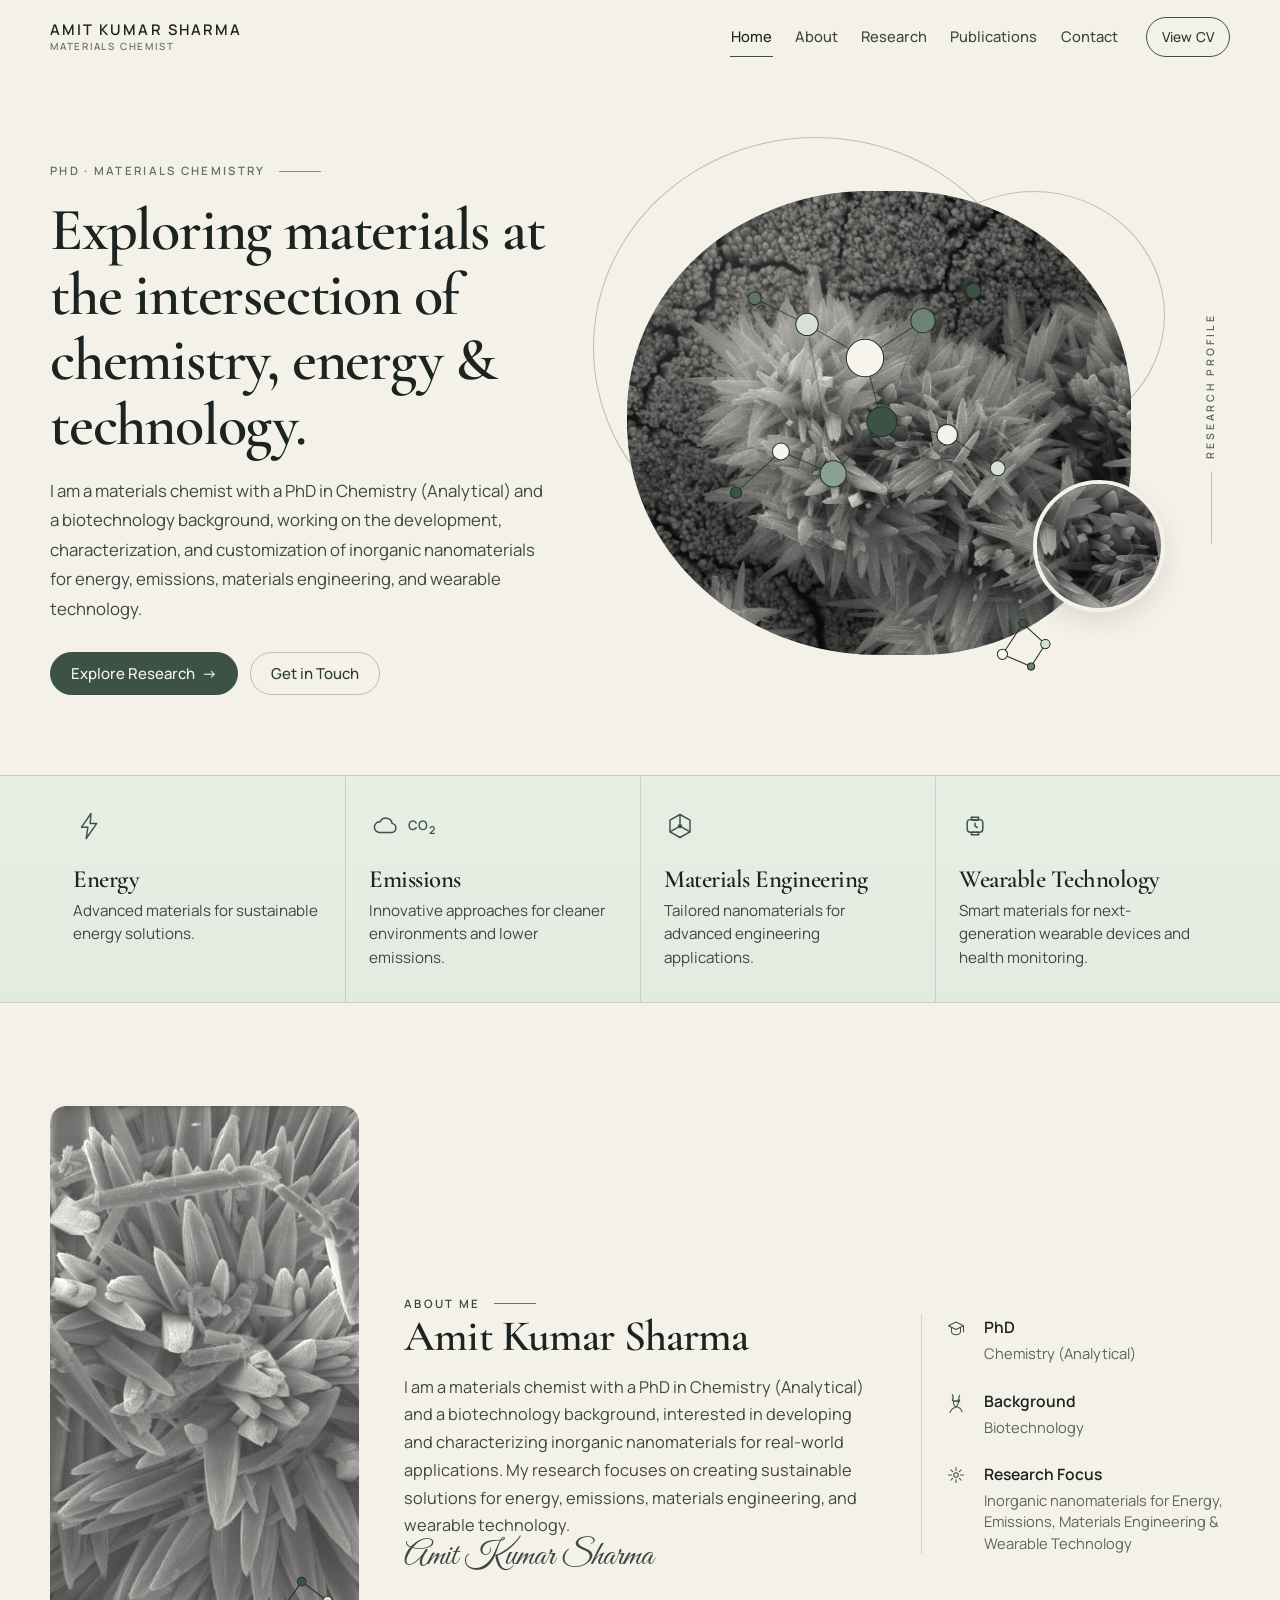
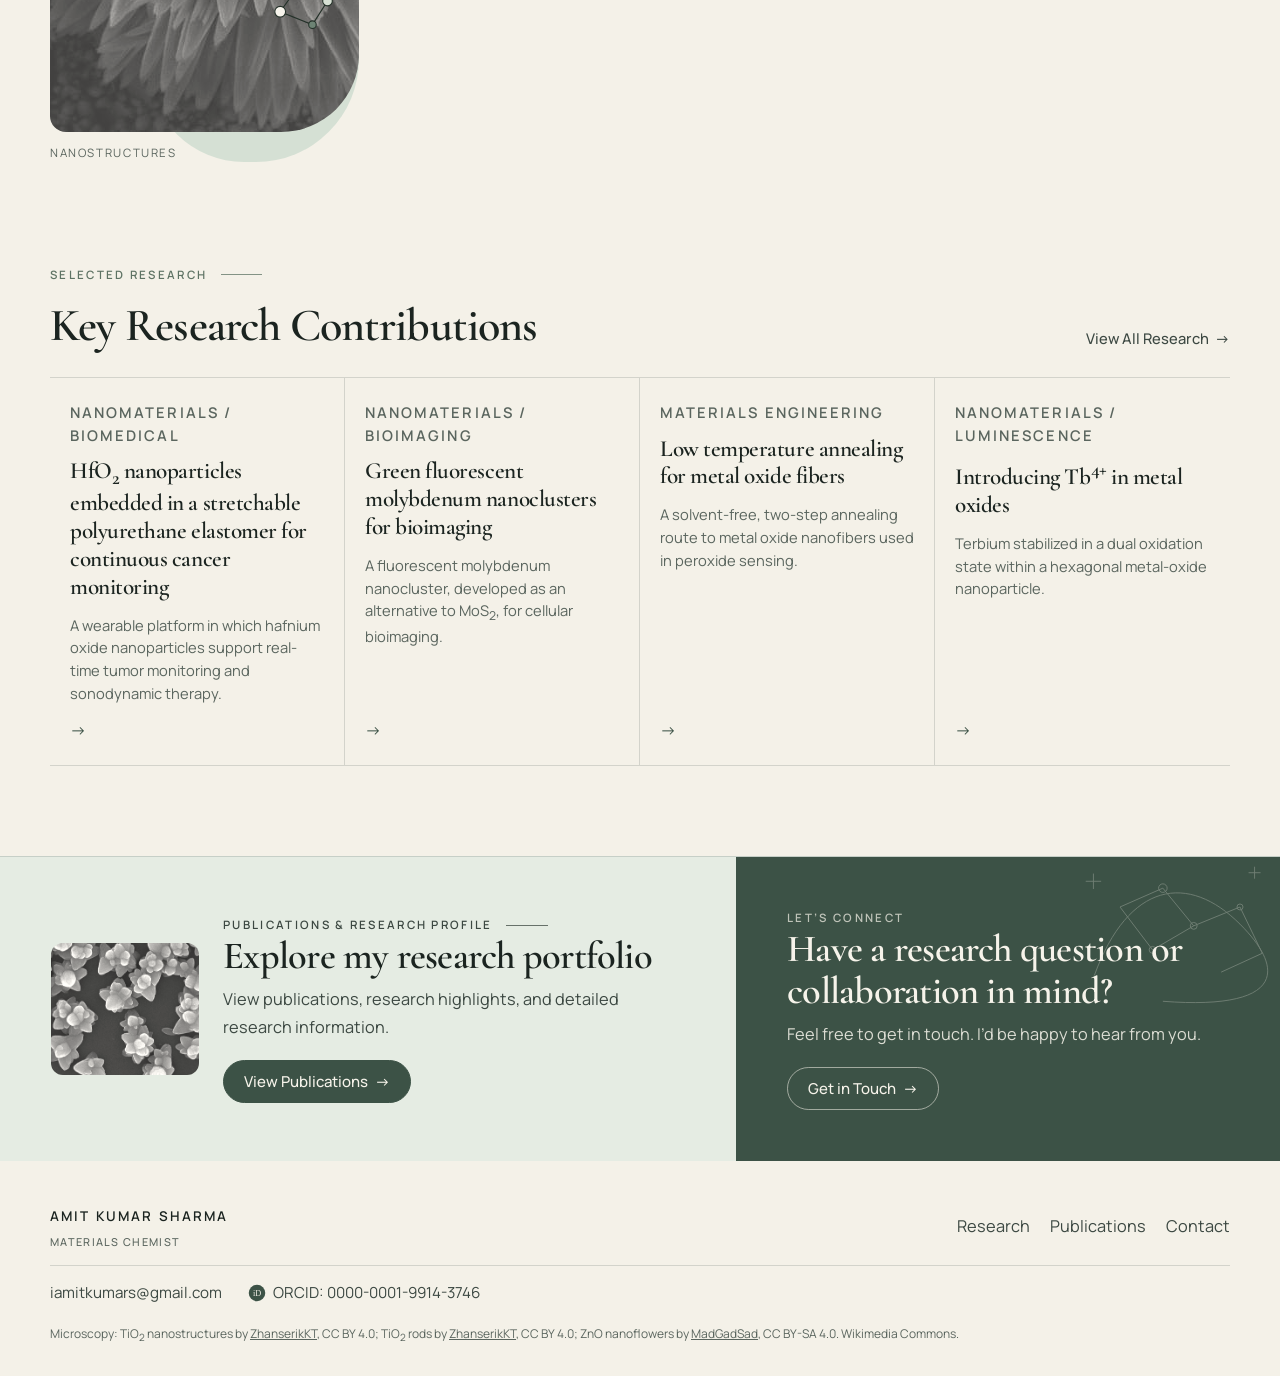
<file: index.html>
<!DOCTYPE html>
<html lang="en">
<head>
  <meta charset="utf-8">
  <meta name="viewport" content="width=device-width, initial-scale=1">
  <title>Amit Kumar Sharma | Materials Chemist</title>
  <meta name="description" content="Amit Kumar Sharma is a materials chemist with a PhD in Chemistry (Analytical) and a biotechnology background, developing inorganic nanomaterials for energy, emissions, materials engineering, and wearable technology.">
  <meta name="author" content="Amit Kumar Sharma">
  <link rel="canonical" href="https://darkseagreen-dunlin-478508.hostingersite.com/">
  <meta property="og:type" content="website">
  <meta property="og:title" content="Amit Kumar Sharma | Materials Chemist">
  <meta property="og:description" content="Inorganic nanomaterials for energy, emissions, materials engineering, and wearable technology.">
  <meta property="og:url" content="https://darkseagreen-dunlin-478508.hostingersite.com/">
  <meta property="og:image" content="https://darkseagreen-dunlin-478508.hostingersite.com/assets/images/hero-microscopy.jpg">
  <meta name="twitter:card" content="summary_large_image">
  <meta name="twitter:title" content="Amit Kumar Sharma | Materials Chemist">
  <meta name="twitter:description" content="Inorganic nanomaterials for energy, emissions, materials engineering, and wearable technology.">
  <meta name="twitter:image" content="https://darkseagreen-dunlin-478508.hostingersite.com/assets/images/hero-microscopy.jpg">
  <link rel="icon" href="assets/favicon.svg" type="image/svg+xml">
  <link rel="preconnect" href="https://fonts.googleapis.com">
  <link rel="preconnect" href="https://fonts.gstatic.com" crossorigin>
  <link href="https://fonts.googleapis.com/css2?family=Cormorant+Garamond:ital,wght@0,500;0,600;1,500&family=Great+Vibes&family=Manrope:wght@400;500;600&display=swap" rel="stylesheet">
  <link rel="stylesheet" href="css/site.css">
  <script>document.documentElement.classList.add("js");</script>
  <script type="application/ld+json">
  {
    "@context": "https://schema.org",
    "@type": "Person",
    "name": "Amit Kumar Sharma",
    "honorificPrefix": "Dr.",
    "email": "iamitkumars@gmail.com",
    "jobTitle": "Materials Chemist",
    "description": "Materials chemist with a PhD in Chemistry (Analytical) and a biotechnology background, working on inorganic nanomaterials for energy, emissions, materials engineering, and wearable technology.",
    "url": "https://darkseagreen-dunlin-478508.hostingersite.com/",
    "sameAs": [
      "https://orcid.org/0000-0001-9914-3746",
      "https://sites.google.com/view/iamitkumars/home"
    ]
  }
  </script>
</head>
<body>
  <a class="skip" href="#main">Skip to content</a>
  <header class="site-header">
    <div class="header-inner">
      <a class="brand" href="index.html#top">
        <span class="brand-name">Amit Kumar Sharma</span>
        <span class="brand-role">Materials Chemist</span>
      </a>
      <button class="nav-toggle" type="button" aria-expanded="false" aria-controls="site-nav">
        <span class="sr-only">Menu</span>
        <span class="burger" aria-hidden="true"></span>
      </button>
      <nav class="nav" id="site-nav" aria-label="Primary">
        <a href="index.html#top" aria-current="page">Home</a>
        <a href="about/">About</a>
        <a href="research/">Research</a>
        <a href="publications/">Publications</a>
        <a href="contact/">Contact</a>
        <a class="nav-cv" href="cv/">View CV</a>
      </nav>
    </div>
  </header>

  <main id="main">
    <section class="hero wrap" id="top" aria-labelledby="hero-title">
      <div class="hero-copy">
        <p class="eyebrow">PhD · Materials Chemistry <span class="eyebrow-rule" aria-hidden="true"></span></p>
        <h1 id="hero-title">Exploring materials at the intersection of chemistry, energy &amp; technology.</h1>
        <p class="lede">I am a materials chemist with a PhD in Chemistry (Analytical) and a biotechnology background, working on the development, characterization, and customization of inorganic nanomaterials for energy, emissions, materials engineering, and wearable technology.</p>
        <div class="hero-actions">
          <a class="btn btn-primary" href="#research">Explore Research <span class="arrow" aria-hidden="true">→</span></a>
          <a class="btn btn-ghost" href="contact/">Get in Touch</a>
        </div>
      </div>

      <div class="hero-visual">
        <div class="hero-stage">
          <span class="ring ring-a" aria-hidden="true"></span>
          <span class="ring ring-b" aria-hidden="true"></span>
          <div class="micro-orb">
            <img src="assets/images/hero-microscopy.jpg" width="1600" height="1007" alt="Scanning electron micrograph of titanium dioxide nanostructures, with flower-like nanocrystal clusters among finer particles.">
            <span class="orb-shade" aria-hidden="true"></span>
          </div>
          <svg class="molecule" viewBox="0 0 460 420" aria-hidden="true">
            <g fill="none" stroke="#243129" stroke-width="1.15" opacity="0.72">
              <path d="M230 168 L292 128 M230 168 L168 132 M230 168 L248 236 M248 236 L318 250 M248 236 L196 292 M196 292 L140 268 M292 128 L346 96 M168 132 L112 104 M318 250 L372 286 M140 268 L92 312"/>
              <path d="M292 128 L248 236 M168 132 L196 292" opacity="0.45"/>
            </g>
            <g stroke="#243129" stroke-width="1.1">
              <circle cx="230" cy="168" r="20" fill="#f7f4ec"/>
              <circle cx="292" cy="128" r="13" fill="#6d8374"/>
              <circle cx="168" cy="132" r="12" fill="#d7e0d4"/>
              <circle cx="248" cy="236" r="16" fill="#3c5246"/>
              <circle cx="318" cy="250" r="11" fill="#f4f1e8"/>
              <circle cx="196" cy="292" r="14" fill="#8aa090"/>
              <circle cx="140" cy="268" r="9" fill="#f7f4ec"/>
              <circle cx="346" cy="96" r="8" fill="#3c5246"/>
              <circle cx="112" cy="104" r="7" fill="#5e7364"/>
              <circle cx="372" cy="286" r="8" fill="#d7e0d4"/>
              <circle cx="92" cy="312" r="6" fill="#3c5246"/>
            </g>
            <g fill="#243129" opacity="0.55">
              <circle cx="390" cy="150" r="2"/>
              <circle cx="70" cy="190" r="1.6"/>
              <circle cx="410" cy="220" r="1.4"/>
              <circle cx="150" cy="70" r="1.5"/>
            </g>
          </svg>
          <figure class="fiber-inset">
            <img src="assets/images/inset-fibers.jpg" width="1200" height="755" alt="Close scanning electron micrograph of titanium dioxide nanorods.">
          </figure>
          <svg class="mini-mol" viewBox="0 0 90 90" aria-hidden="true">
            <g fill="none" stroke="#243129" stroke-width="1">
              <path d="M20 58 L40 28 L62 48 L48 70 Z"/>
            </g>
            <circle cx="20" cy="58" r="5" fill="#f7f4ec" stroke="#243129"/>
            <circle cx="40" cy="28" r="4" fill="#3c5246" stroke="#243129"/>
            <circle cx="62" cy="48" r="4.5" fill="#d7e0d4" stroke="#243129"/>
            <circle cx="48" cy="70" r="3.5" fill="#6d8374" stroke="#243129"/>
          </svg>
        </div>
        <p class="vlabel">Research Profile</p>
      </div>
    </section>

    <section class="focus" aria-labelledby="focus-title">
      <h2 id="focus-title" class="sr-only">Research focus</h2>
      <div class="focus-grid wrap">
        <article class="focus-item">
          <svg viewBox="0 0 32 32" aria-hidden="true"><path d="M18 3.5 8.5 17.2h6.4L13.2 28.5 23.8 13.4h-6.6z"/></svg>
          <h2>Energy</h2>
          <p>Advanced materials for sustainable energy solutions.</p>
        </article>
        <article class="focus-item">
          <span class="focus-icon">
            <svg viewBox="0 0 32 32" aria-hidden="true"><path d="M10.2 22.5h12.4a4.6 4.6 0 0 0 .5-9.1 6.2 6.2 0 0 0-11.8-1.6 4.2 4.2 0 0 0-1.1 10.7z"/></svg>
            <span>CO<sub>2</sub></span>
          </span>
          <h2>Emissions</h2>
          <p>Innovative approaches for cleaner environments and lower emissions.</p>
        </article>
        <article class="focus-item">
          <svg viewBox="0 0 32 32" aria-hidden="true"><path d="M16 4.5 26 10.2v11.6L16 27.5 6 21.8V10.2z"/><path d="M16 16.2 16 4.5M16 16.2 26 21.8M16 16.2 6 21.8"/><circle cx="16" cy="16.2" r="2.1" fill="#3c5246" stroke="none"/></svg>
          <h2>Materials Engineering</h2>
          <p>Tailored nanomaterials for advanced engineering applications.</p>
        </article>
        <article class="focus-item">
          <svg viewBox="0 0 32 32" aria-hidden="true"><path d="M12.2 7.2h7.6l-.8 3.1h-6z"/><rect x="8.2" y="9.6" width="15.6" height="12.6" rx="3.2"/><path d="M12.2 24.8h7.6l-.8-2.6h-6z"/><path d="M16 13.1v3.1l2.3 1.3"/></svg>
          <h2>Wearable Technology</h2>
          <p>Smart materials for next-generation wearable devices and health monitoring.</p>
        </article>
      </div>
    </section>

    <section class="about" id="about" aria-labelledby="about-title">
      <div class="about-grid wrap">
        <figure class="portrait">
          <span class="portrait-bloom" aria-hidden="true"></span>
          <div class="portrait-frame">
            <img src="assets/images/about-microscopy.jpg" width="1000" height="626" alt="Scanning electron micrograph of titanium dioxide nanocrystals." loading="lazy">
            <svg class="portrait-mol" viewBox="0 0 80 80" aria-hidden="true">
              <path d="M16 50 L36 22 L60 40 L46 62 Z" fill="none" stroke="#243129" stroke-width="1.1"/>
              <circle cx="16" cy="50" r="5" fill="#f7f4ec" stroke="#243129"/>
              <circle cx="36" cy="22" r="4" fill="#3c5246" stroke="#243129"/>
              <circle cx="60" cy="40" r="4.5" fill="#d7e0d4" stroke="#243129"/>
              <circle cx="46" cy="62" r="3.5" fill="#6d8374" stroke="#243129"/>
            </svg>
          </div>
          <figcaption>Nanostructures</figcaption>
        </figure>

        <div class="about-copy">
          <p class="eyebrow">About Me <span class="eyebrow-rule" aria-hidden="true"></span></p>
          <h2 id="about-title">Amit Kumar Sharma</h2>
          <p>I am a materials chemist with a PhD in Chemistry (Analytical) and a biotechnology background, interested in developing and characterizing inorganic nanomaterials for real-world applications. My research focuses on creating sustainable solutions for energy, emissions, materials engineering, and wearable technology.</p>
          <p class="signature" aria-hidden="true">Amit Kumar Sharma</p>
        </div>

        <div class="credentials">
          <article>
            <svg viewBox="0 0 32 32" aria-hidden="true"><path d="M6 13 L16 8 l10 5 -10 5 z"/><path d="M10 15.5 v5.2 c0 2.2 2.6 4.2 6 4.2 s6-2 6-4.2 v-5.2"/><path d="M26 13 v8"/></svg>
            <div>
              <h3>PhD</h3>
              <p>Chemistry (Analytical)</p>
            </div>
          </article>
          <article>
            <svg viewBox="0 0 32 32" aria-hidden="true"><path d="M11 6 c2 3 2 5 0 8 c3 1 6 1 8-1 c1 4 0 7-3 9 c4 1 7 3 8 7"/><path d="M21 7 c-2 3-2 5 0 8 c-3 1-6 1-8-1 c-1 4 0 7 3 9 c-4 1-7 3-8 7"/></svg>
            <div>
              <h3>Background</h3>
              <p>Biotechnology</p>
            </div>
          </article>
          <article>
            <svg viewBox="0 0 32 32" aria-hidden="true"><circle cx="16" cy="16" r="3"/><path d="M16 6 v4 M16 22 v4 M6 16 h4 M22 16 h4 M9 9 l2.6 2.6 M20.4 20.4 L23 23 M23 9 l-2.6 2.6 M11.6 20.4 L9 23"/></svg>
            <div>
              <h3>Research Focus</h3>
              <p>Inorganic nanomaterials for Energy, Emissions, Materials Engineering &amp; Wearable Technology</p>
            </div>
          </article>
        </div>
      </div>
    </section>

    <section class="research" id="research" aria-labelledby="research-title">
      <div class="wrap">
        <div class="section-heading" data-reveal>
          <div>
            <p class="eyebrow">Selected Research <span class="eyebrow-rule" aria-hidden="true"></span></p>
            <h2 id="research-title">Key Research Contributions</h2>
          </div>
          <a class="text-link" href="research/">View All Research <span class="arrow" aria-hidden="true">→</span></a>
        </div>
        <div class="works">
          <a class="work" href="research/#hfo2" data-reveal>
            <p class="work-kicker">Nanomaterials / Biomedical</p>
            <h3>HfO<sub>2</sub> nanoparticles embedded in a stretchable polyurethane elastomer for continuous cancer monitoring</h3>
            <p>A wearable platform in which hafnium oxide nanoparticles support real-time tumor monitoring and sonodynamic therapy.</p>
            <span class="arrow" aria-hidden="true">→</span>
          </a>
          <a class="work" href="research/#molybdenum" data-reveal>
            <p class="work-kicker">Nanomaterials / Bioimaging</p>
            <h3>Green fluorescent molybdenum nanoclusters for bioimaging</h3>
            <p>A fluorescent molybdenum nanocluster, developed as an alternative to MoS<sub>2</sub>, for cellular bioimaging.</p>
            <span class="arrow" aria-hidden="true">→</span>
          </a>
          <a class="work" href="research/#annealing" data-reveal>
            <p class="work-kicker">Materials Engineering</p>
            <h3>Low temperature annealing for metal oxide fibers</h3>
            <p>A solvent-free, two-step annealing route to metal oxide nanofibers used in peroxide sensing.</p>
            <span class="arrow" aria-hidden="true">→</span>
          </a>
          <a class="work" href="research/#terbium" data-reveal>
            <p class="work-kicker">Nanomaterials / Luminescence</p>
            <h3>Introducing Tb<sup>4+</sup> in metal oxides</h3>
            <p>Terbium stabilized in a dual oxidation state within a hexagonal metal-oxide nanoparticle.</p>
            <span class="arrow" aria-hidden="true">→</span>
          </a>
        </div>
      </div>
    </section>

    <section class="bridge" aria-labelledby="portfolio-title">
      <div class="bridge-pub" data-reveal>
        <figure class="bridge-photo">
          <img src="assets/images/portfolio-nano.jpg" width="960" height="604" alt="Scanning electron micrograph of zinc oxide nanoflowers, clusters of nanoscale crystals on a dark field." loading="lazy">
        </figure>
        <div>
          <p class="eyebrow">Publications &amp; Research Profile <span class="eyebrow-rule" aria-hidden="true"></span></p>
          <h2 id="portfolio-title">Explore my research portfolio</h2>
          <p>View publications, research highlights, and detailed research information.</p>
          <a class="btn btn-primary" href="publications/">View Publications <span class="arrow" aria-hidden="true">→</span></a>
        </div>
      </div>
      <div class="bridge-cta" data-reveal>
        <svg class="cta-art" viewBox="0 0 280 220" aria-hidden="true">
          <g fill="none" stroke="#f4f1e8" stroke-width="1.1">
            <path d="M40 150 C80 40, 150 30, 210 90 S250 190, 120 180"/>
            <path d="M70 70 L120 48 L156 92 L108 120 Z"/>
            <path d="M156 92 L210 70 L236 124 L188 146"/>
            <path d="M30 40 h18 M39 31 v18 M220 30 h14 M227 23 v14"/>
            <circle cx="120" cy="48" r="5"/>
            <circle cx="156" cy="92" r="4"/>
            <circle cx="108" cy="120" r="4"/>
            <circle cx="210" cy="70" r="3.5"/>
          </g>
        </svg>
        <p class="eyebrow">Let’s Connect</p>
        <h2>Have a research question or collaboration in mind?</h2>
        <p>Feel free to get in touch. I’d be happy to hear from you.</p>
        <a class="btn btn-primary" href="contact/">Get in Touch <span class="arrow" aria-hidden="true">→</span></a>
      </div>
    </section>
  </main>

  <footer class="site-footer">
    <div class="footer-inner">
      <div class="footer-row">
        <div>
          <span class="footer-name">Amit Kumar Sharma</span>
          <span class="footer-role">Materials Chemist</span>
        </div>
        <nav class="footer-links" aria-label="Footer">
          <a href="research/">Research</a>
          <a href="publications/">Publications</a>
          <a href="contact/">Contact</a>
        </nav>
      </div>
      <div class="footer-row">
        <div class="footer-meta">
          <a href="mailto:iamitkumars@gmail.com">iamitkumars@gmail.com</a>
          <a class="orcid-mark" href="https://orcid.org/0000-0001-9914-3746">
            <svg width="18" height="18" viewBox="0 0 24 24" aria-hidden="true">
              <circle cx="12" cy="12" r="11" fill="#3c5246"/>
              <text x="12" y="16" text-anchor="middle" font-size="11" font-family="Georgia, serif" fill="#f4f1e8">iD</text>
            </svg>
            ORCID: 0000-0001-9914-3746
          </a>
        </div>
      </div>
      <p class="credits">Microscopy: TiO<sub>2</sub> nanostructures by <a href="https://commons.wikimedia.org/wiki/File:TiO2_nanoflower.tif">ZhanserikKT</a>, CC BY 4.0; TiO<sub>2</sub> rods by <a href="https://commons.wikimedia.org/wiki/File:TiO2_rods.tif">ZhanserikKT</a>, CC BY 4.0; ZnO nanoflowers by <a href="https://commons.wikimedia.org/wiki/File:ZnO_Nanoflowers.tif">MadGadSad</a>, CC BY-SA 4.0. Wikimedia Commons.</p>
    </div>
  </footer>
  <script src="js/main.js?v=2"></script>
</body>
</html>
</file>
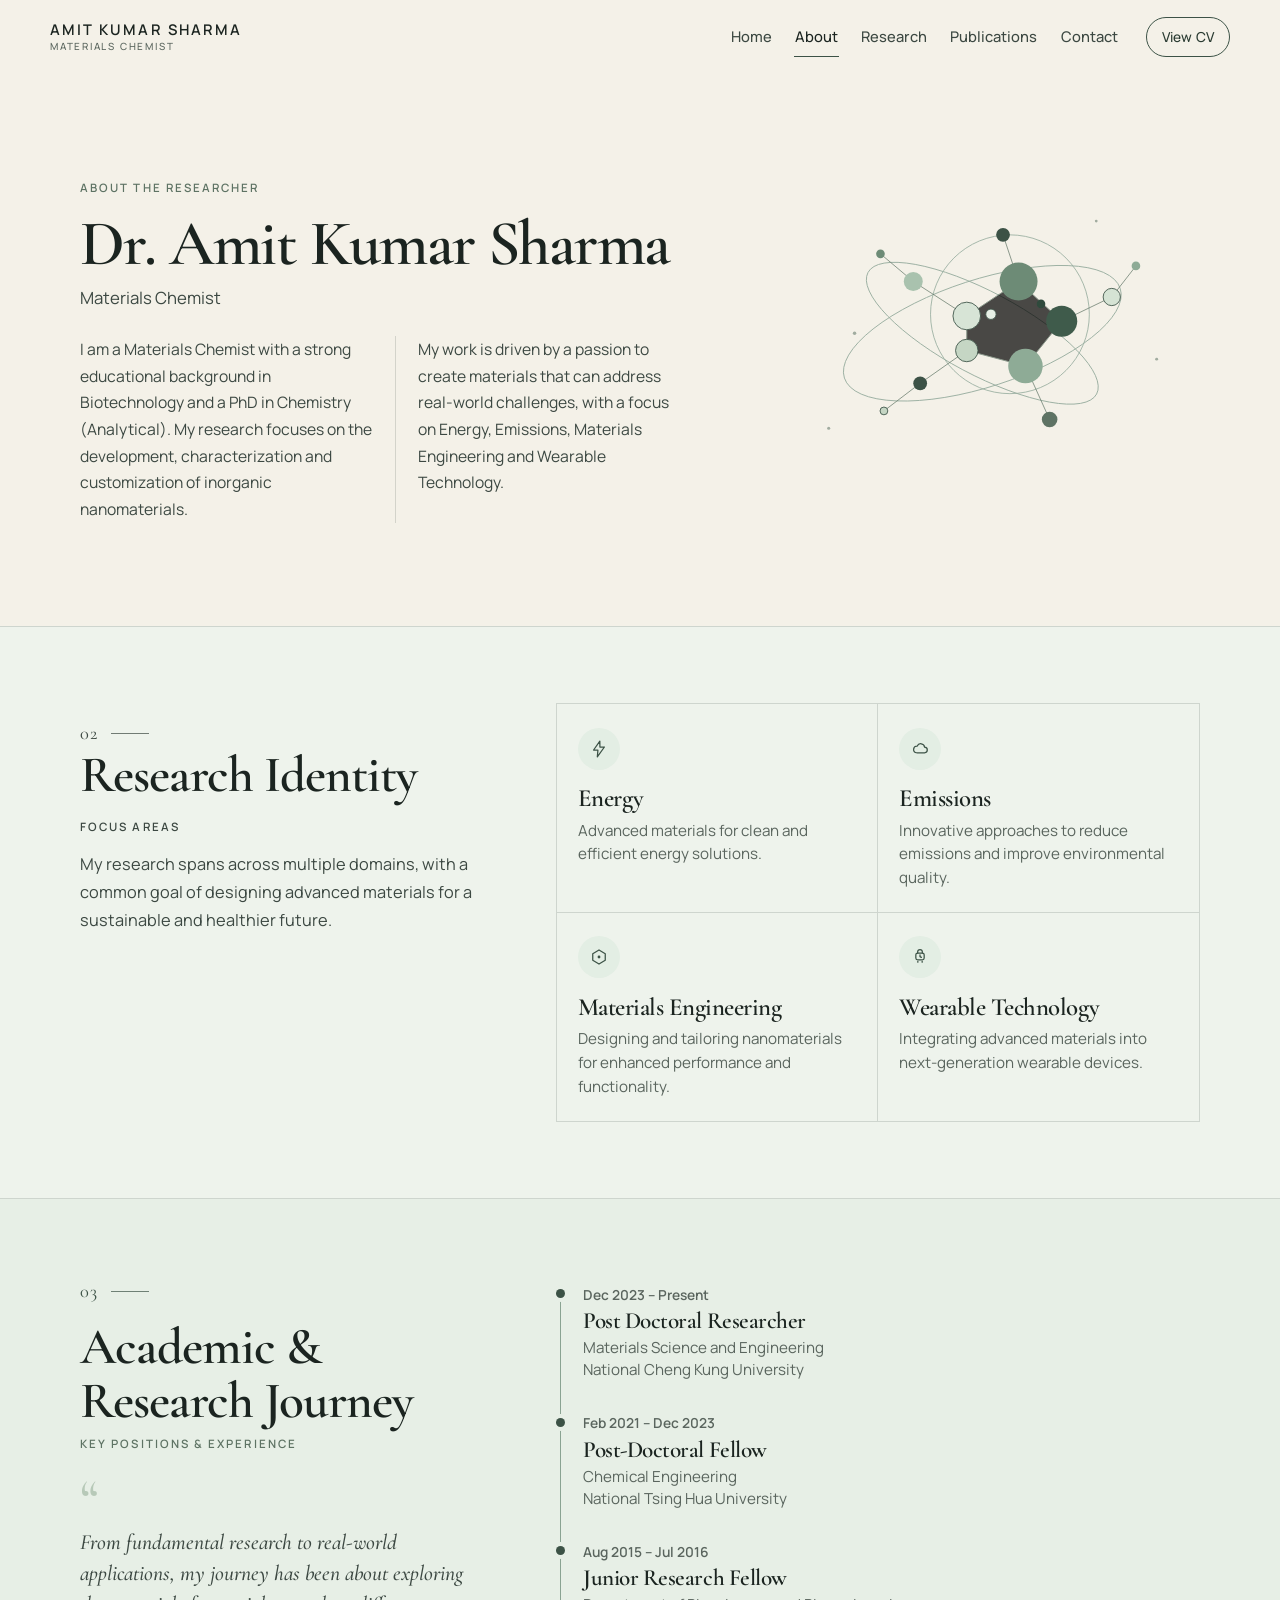
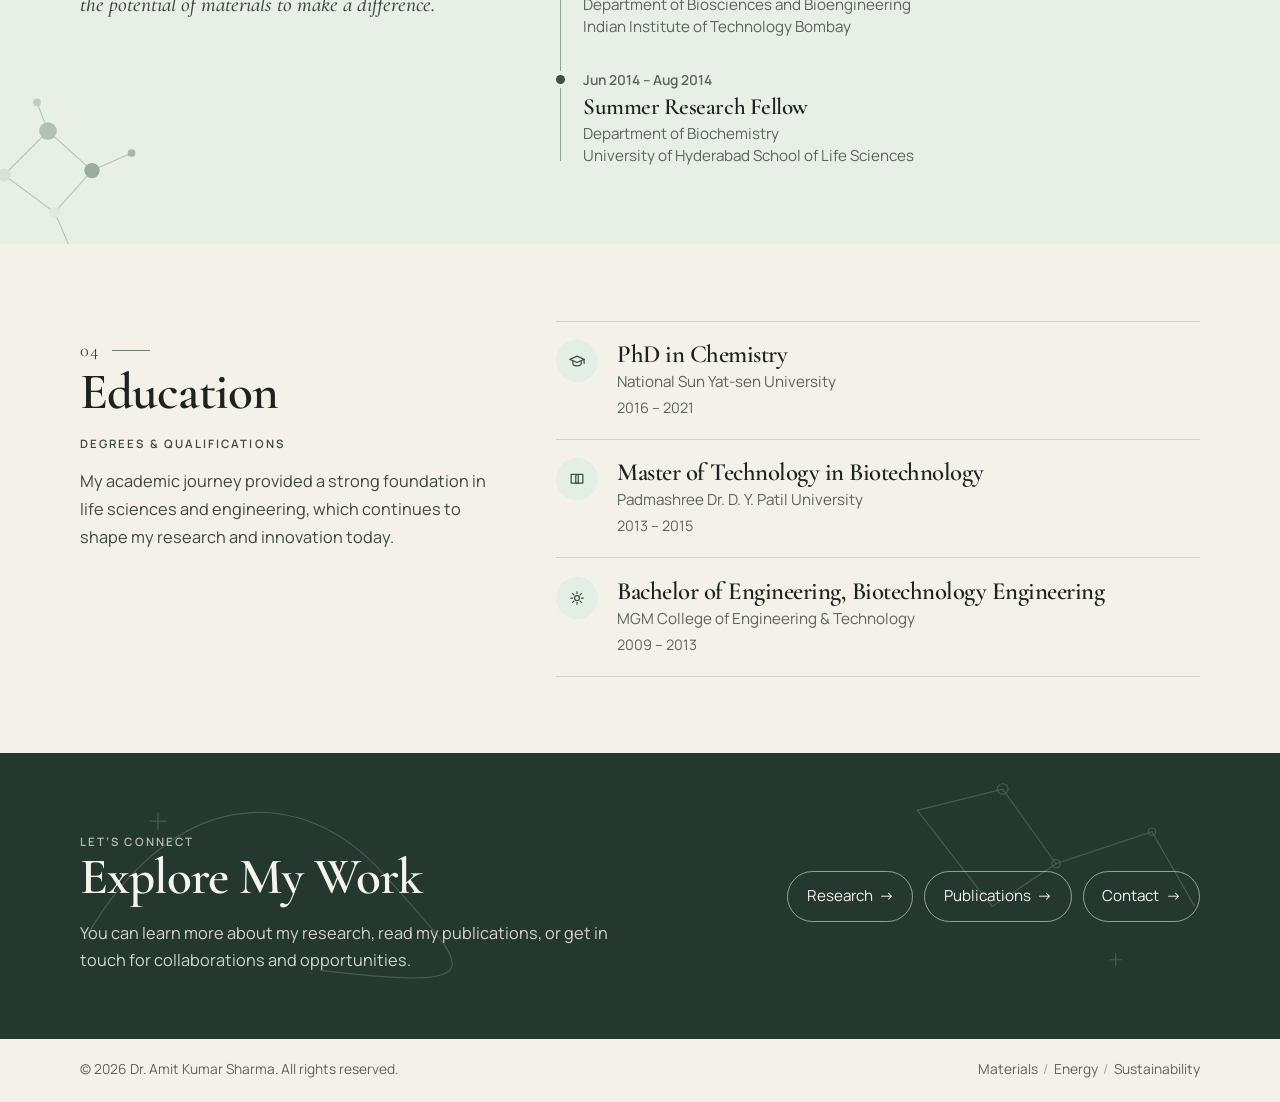
<file: about/index.html>
<!DOCTYPE html>
<html lang="en">
<head>
  <meta charset="utf-8">
  <meta name="viewport" content="width=device-width, initial-scale=1">
  <title>About | Dr. Amit Kumar Sharma</title>
  <meta name="description" content="About Dr. Amit Kumar Sharma, a materials chemist with a PhD in Chemistry (Analytical) and a biotechnology background, working on inorganic nanomaterials for energy, emissions, materials engineering, and wearable technology.">
  <link rel="icon" href="../assets/favicon.svg" type="image/svg+xml">
  <link rel="preconnect" href="https://fonts.googleapis.com">
  <link rel="preconnect" href="https://fonts.gstatic.com" crossorigin>
  <link href="https://fonts.googleapis.com/css2?family=Cormorant+Garamond:ital,wght@0,500;0,600;1,500&family=Manrope:wght@400;500;600&display=swap" rel="stylesheet">
  <link rel="stylesheet" href="../css/site.css">
  <link rel="stylesheet" href="../css/about.css">
  <script>document.documentElement.classList.add("js");</script>
</head>
<body class="about-page">
  <a class="skip" href="#main">Skip to content</a>
  <header class="site-header">
    <div class="header-inner">
      <a class="brand" href="../index.html">
        <span class="brand-name">Amit Kumar Sharma</span>
        <span class="brand-role">Materials Chemist</span>
      </a>
      <button class="nav-toggle" type="button" aria-expanded="false" aria-controls="site-nav">
        <span class="sr-only">Menu</span>
        <span class="burger" aria-hidden="true"></span>
      </button>
      <nav class="nav" id="site-nav" aria-label="Primary">
        <a href="../index.html">Home</a>
        <a href="./" aria-current="page">About</a>
        <a href="../research/">Research</a>
        <a href="../publications/">Publications</a>
        <a href="../contact/">Contact</a>
        <a class="nav-cv" href="../cv/">View CV</a>
      </nav>
    </div>
  </header>

  <main id="main">
    <section class="intro about-wrap" aria-labelledby="about-title">
      <div class="intro-copy">
        <p class="about-kicker">About the Researcher</p>
        <h1 id="about-title">Dr. Amit Kumar Sharma</h1>
        <p class="intro-role">Materials Chemist</p>
        <div class="intro-split">
          <p>I am a Materials Chemist with a strong educational background in Biotechnology and a PhD in Chemistry (Analytical). My research focuses on the development, characterization and customization of inorganic nanomaterials.</p>
          <p>My work is driven by a passion to create materials that can address real-world challenges, with a focus on Energy, Emissions, Materials Engineering and Wearable Technology.</p>
        </div>
      </div>
      <div class="intro-visual">
        <svg viewBox="0 0 520 460" role="img" aria-label="Abstract molecular cluster suggesting an inorganic nanomaterial.">
          <g fill="none" stroke="#8aa394" stroke-width="1" opacity="0.85">
            <ellipse cx="268" cy="210" rx="168" ry="62" transform="rotate(-18 268 210)"/>
            <ellipse cx="268" cy="210" rx="150" ry="48" transform="rotate(28 268 210)"/>
            <ellipse cx="300" cy="188" rx="92" ry="92"/>
          </g>
          <g stroke="#5e7364" stroke-width="1.15" opacity="0.7">
            <path d="M250 190 L310 150 L360 196 L318 248 L250 230 Z"/>
            <path d="M310 150 L292 96 M360 196 L418 168 M318 248 L346 310 M250 190 L188 150 M250 230 L196 268"/>
            <path d="M188 150 L150 118 M418 168 L446 132 M196 268 L154 300"/>
          </g>
          <g>
            <circle cx="250" cy="190" r="16" fill="#d7e4d6" stroke="#3c5246" stroke-width="1"/>
            <circle cx="310" cy="150" r="22" fill="#6d8b76"/>
            <circle cx="360" cy="196" r="18" fill="#3f5b4b"/>
            <circle cx="318" cy="248" r="20" fill="#8eab96"/>
            <circle cx="250" cy="230" r="13" fill="#c5d6c4" stroke="#3c5246" stroke-width="1"/>
            <circle cx="292" cy="96" r="8" fill="#3c5246"/>
            <circle cx="418" cy="168" r="10" fill="#d5e3d4" stroke="#3c5246" stroke-width="1"/>
            <circle cx="346" cy="310" r="9" fill="#5e7364"/>
            <circle cx="188" cy="150" r="11" fill="#a9c2ae"/>
            <circle cx="196" cy="268" r="8" fill="#3c5246"/>
            <circle cx="150" cy="118" r="5" fill="#6d8b76"/>
            <circle cx="446" cy="132" r="5" fill="#8eab96"/>
            <circle cx="154" cy="300" r="4.5" fill="#c5d6c4" stroke="#3c5246"/>
            <circle cx="278" cy="188" r="6" fill="#e7f0e6" stroke="#3c5246"/>
            <circle cx="336" cy="176" r="5" fill="#2f4a3c"/>
          </g>
          <g fill="#5e7364" opacity="0.55">
            <circle cx="120" cy="210" r="2"/>
            <circle cx="470" cy="240" r="1.7"/>
            <circle cx="400" cy="80" r="1.6"/>
            <circle cx="90" cy="320" r="1.8"/>
          </g>
        </svg>
      </div>
    </section>

    <section class="identity" aria-labelledby="identity-title">
      <div class="identity-grid about-wrap">
        <div class="identity-copy" data-reveal>
          <p class="sec-num">02</p>
          <h2 id="identity-title">Research Identity</h2>
          <p class="about-kicker">Focus Areas</p>
          <p>My research spans across multiple domains, with a common goal of designing advanced materials for a sustainable and healthier future.</p>
        </div>
        <div class="focus-board">
          <article class="focus-cell" data-reveal style="--delay: 0.05s">
            <span class="icon-bubble" aria-hidden="true">
              <svg viewBox="0 0 24 24"><path d="M13 2.5 5.5 13.2h5.2L10 21.5 18.5 9.6h-5.4z"/></svg>
            </span>
            <h3>Energy</h3>
            <p>Advanced materials for clean and efficient energy solutions.</p>
          </article>
          <article class="focus-cell" data-reveal style="--delay: 0.12s">
            <span class="icon-bubble" aria-hidden="true">
              <svg viewBox="0 0 24 24"><path d="M8 16.5h9.2a3.4 3.4 0 0 0 .3-6.8 4.6 4.6 0 0 0-8.8-1.2A3.1 3.1 0 0 0 8 16.5z"/></svg>
            </span>
            <h3>Emissions</h3>
            <p>Innovative approaches to reduce emissions and improve environmental quality.</p>
          </article>
          <article class="focus-cell" data-reveal style="--delay: 0.18s">
            <span class="icon-bubble" aria-hidden="true">
              <svg viewBox="0 0 24 24"><path d="M12 3.5 19.5 8v8L12 20.5 4.5 16V8z"/><circle cx="12" cy="12" r="1.7" fill="#3c5246" stroke="none"/></svg>
            </span>
            <h3>Materials Engineering</h3>
            <p>Designing and tailoring nanomaterials for enhanced performance and functionality.</p>
          </article>
          <article class="focus-cell" data-reveal style="--delay: 0.24s">
            <span class="icon-bubble" aria-hidden="true">
              <svg viewBox="0 0 24 24"><rect x="7" y="7.2" width="10" height="8.2" rx="2.2"/><path d="M9.2 7.2V5.8a2.8 2.8 0 0 1 5.6 0v1.4M9.4 17.2v1M14.6 17.2v1M12 9.4v2.2l1.6.9"/></svg>
            </span>
            <h3>Wearable Technology</h3>
            <p>Integrating advanced materials into next-generation wearable devices.</p>
          </article>
        </div>
      </div>
    </section>

    <section class="journey" aria-labelledby="journey-title">
      <svg class="journey-art" viewBox="0 0 200 180" aria-hidden="true">
        <g fill="none" stroke="#7d9486" stroke-width="1">
          <path d="M40 90 L80 50 L120 86 L86 124 Z"/>
          <path d="M80 50 L70 24 M120 86 L156 70 M86 124 L100 156"/>
        </g>
        <circle cx="40" cy="90" r="6" fill="#c5d6c4"/>
        <circle cx="80" cy="50" r="8" fill="#6d8b76"/>
        <circle cx="120" cy="86" r="7" fill="#3f5b4b"/>
        <circle cx="86" cy="124" r="5" fill="#d7e4d6"/>
        <circle cx="70" cy="24" r="3.5" fill="#8eab96"/>
        <circle cx="156" cy="70" r="3.5" fill="#5e7364"/>
      </svg>
      <div class="journey-grid about-wrap">
        <div data-reveal>
          <p class="sec-num">03</p>
          <h2 id="journey-title">Academic &amp; Research Journey</h2>
          <p class="about-kicker">Key Positions &amp; Experience</p>
          <blockquote class="quote">
            <p>From fundamental research to real-world applications, my journey has been about exploring the potential of materials to make a difference.</p>
          </blockquote>
        </div>
        <ol class="track">
          <li class="milestone" data-reveal style="--delay: 0.05s">
            <p class="when">Dec 2023 – Present</p>
            <h3>Post Doctoral Researcher</h3>
            <p class="org">Materials Science and Engineering<br>National Cheng Kung University</p>
          </li>
          <li class="milestone" data-reveal style="--delay: 0.12s">
            <p class="when">Feb 2021 – Dec 2023</p>
            <h3>Post-Doctoral Fellow</h3>
            <p class="org">Chemical Engineering<br>National Tsing Hua University</p>
          </li>
          <li class="milestone" data-reveal style="--delay: 0.18s">
            <p class="when">Aug 2015 – Jul 2016</p>
            <h3>Junior Research Fellow</h3>
            <p class="org">Department of Biosciences and Bioengineering<br>Indian Institute of Technology Bombay</p>
          </li>
          <li class="milestone" data-reveal style="--delay: 0.24s">
            <p class="when">Jun 2014 – Aug 2014</p>
            <h3>Summer Research Fellow</h3>
            <p class="org">Department of Biochemistry<br>University of Hyderabad School of Life Sciences</p>
          </li>
        </ol>
      </div>
    </section>

    <section class="degrees" aria-labelledby="education-title">
      <div class="degrees-grid about-wrap">
        <div class="degrees-copy" data-reveal>
          <p class="sec-num">04</p>
          <h2 id="education-title">Education</h2>
          <p class="about-kicker">Degrees &amp; Qualifications</p>
          <p>My academic journey provided a strong foundation in life sciences and engineering, which continues to shape my research and innovation today.</p>
        </div>
        <ol class="degree-list">
          <li class="degree" data-reveal>
            <span class="icon-bubble" aria-hidden="true">
              <svg viewBox="0 0 24 24"><path d="M3.5 10 12 6.2 20.5 10 12 13.8z"/><path d="M7 11.6v3.4c0 1.5 2.2 2.8 5 2.8s5-1.3 5-2.8v-3.4"/><path d="M20.5 10v5"/></svg>
            </span>
            <div>
              <h3>PhD in Chemistry</h3>
              <p class="school">National Sun Yat-sen University</p>
              <p class="years">2016 – 2021</p>
            </div>
          </li>
          <li class="degree" data-reveal style="--delay: 0.08s">
            <span class="icon-bubble" aria-hidden="true">
              <svg viewBox="0 0 24 24"><path d="M5 6.5h6.2c1.4 0 2.3.7 2.3 1.8v9.2c-.8-.5-1.6-.7-2.5-.7H5z"/><path d="M19 6.5h-6.2c-1.4 0-2.3.7-2.3 1.8v9.2c.8-.5 1.6-.7 2.5-.7H19z"/></svg>
            </span>
            <div>
              <h3>Master of Technology in Biotechnology</h3>
              <p class="school">Padmashree Dr. D. Y. Patil University</p>
              <p class="years">2013 – 2015</p>
            </div>
          </li>
          <li class="degree" data-reveal style="--delay: 0.14s">
            <span class="icon-bubble" aria-hidden="true">
              <svg viewBox="0 0 24 24"><circle cx="12" cy="12" r="3"/><path d="M12 4.5v2.2M12 17.3v2.2M4.5 12h2.2M17.3 12h2.2M6.7 6.7l1.6 1.6M15.7 15.7l1.6 1.6M17.3 6.7l-1.6 1.6M8.3 15.7l-1.6 1.6"/></svg>
            </span>
            <div>
              <h3>Bachelor of Engineering, Biotechnology Engineering</h3>
              <p class="school">MGM College of Engineering &amp; Technology</p>
              <p class="years">2009 – 2013</p>
            </div>
          </li>
        </ol>
      </div>
    </section>

    <section class="connect" aria-labelledby="connect-title">
      <svg class="connect-art" viewBox="0 0 1200 280" preserveAspectRatio="xMidYMid slice" aria-hidden="true">
        <g fill="none" stroke="#f4f1e8" stroke-width="1.1">
          <path d="M80 180 C160 40, 280 30, 360 120 S470 230, 300 210"/>
          <path d="M860 60 L940 40 L990 110 L930 150 Z"/>
          <path d="M990 110 L1080 80 L1120 150"/>
          <circle cx="940" cy="40" r="5"/>
          <circle cx="990" cy="110" r="4"/>
          <circle cx="1080" cy="80" r="3.5"/>
          <path d="M140 70 h16 M148 62 v16 M1040 200 h12 M1046 194 v12"/>
        </g>
      </svg>
      <div class="connect-grid about-wrap">
        <div>
          <p class="about-kicker">Let’s Connect</p>
          <h2 id="connect-title">Explore My Work</h2>
          <p>You can learn more about my research, read my publications, or get in touch for collaborations and opportunities.</p>
        </div>
        <div class="connect-actions">
          <a href="../research/">Research <span class="arrow" aria-hidden="true">→</span></a>
          <a href="../publications/">Publications <span class="arrow" aria-hidden="true">→</span></a>
          <a href="../contact/">Contact <span class="arrow" aria-hidden="true">→</span></a>
        </div>
      </div>
    </section>
  </main>

  <footer class="about-footer">
    <div class="about-footer-inner about-wrap">
      <p>© 2026 Dr. Amit Kumar Sharma. All rights reserved.</p>
      <nav aria-label="Footer">
        <a href="../research/">Materials</a>
        <span class="dot" aria-hidden="true">/</span>
        <a href="../index.html">Energy</a>
        <span class="dot" aria-hidden="true">/</span>
        <a href="../research/">Sustainability</a>
      </nav>
    </div>
  </footer>
  <script src="../js/main.js?v=2"></script>
</body>
</html>
</file>
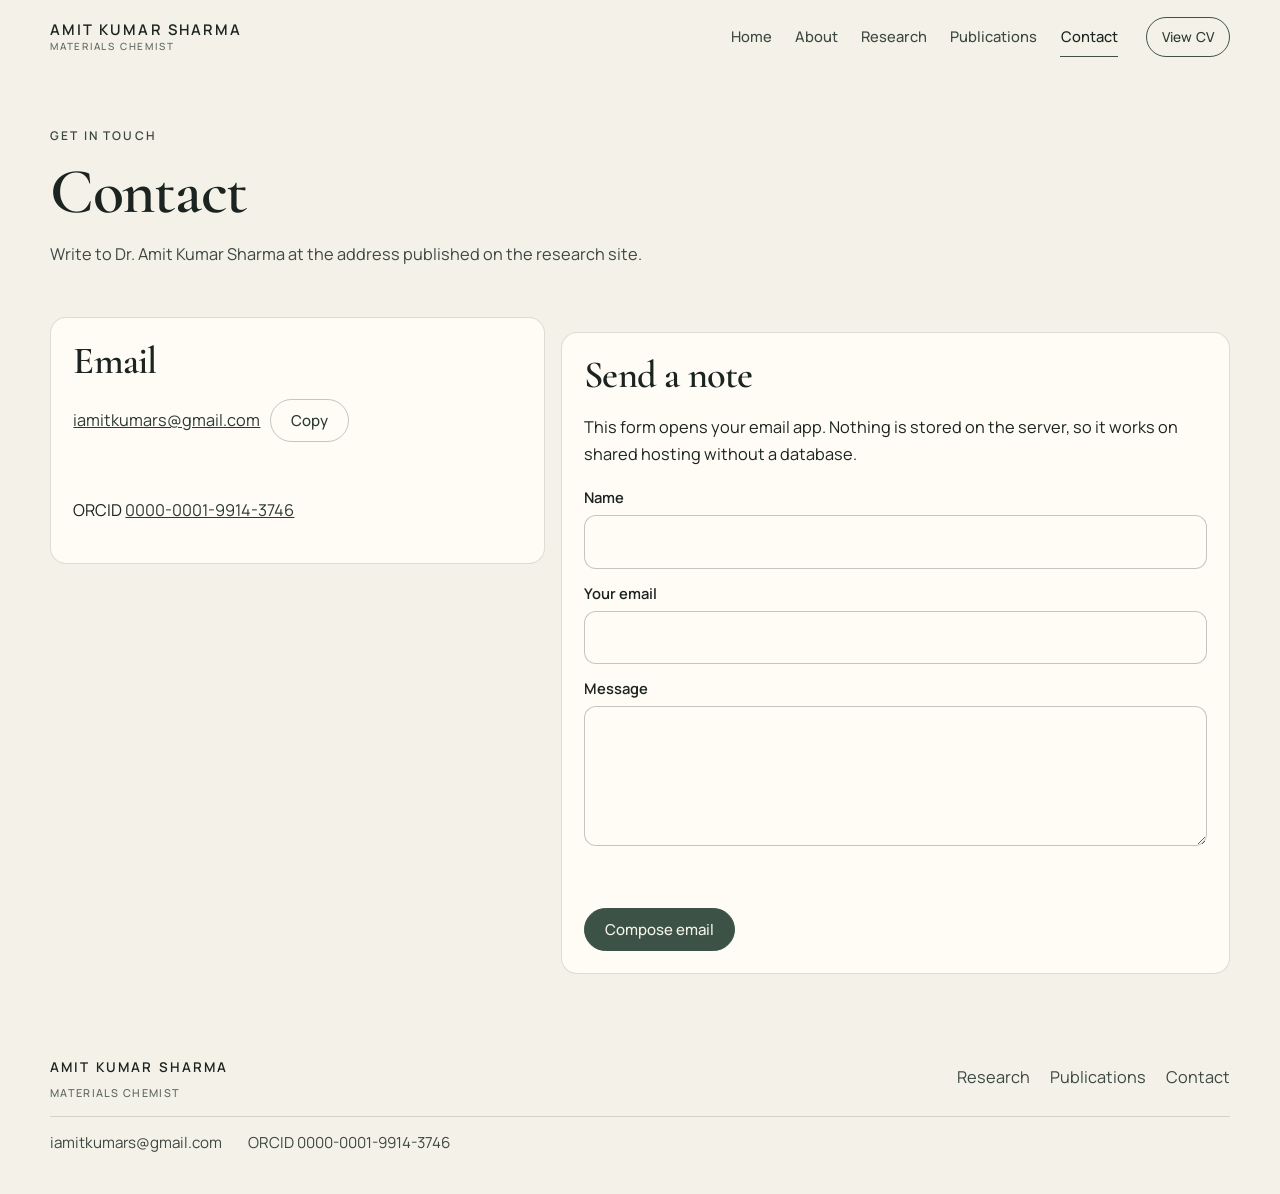
<file: contact/index.html>
<!DOCTYPE html>
<html lang="en">
<head>
  <meta charset="utf-8">
  <meta name="viewport" content="width=device-width, initial-scale=1">
  <title>Contact | Dr. Amit Kumar Sharma</title>
  <meta name="description" content="Contact Dr. Amit Kumar Sharma at iamitkumars@gmail.com.">
  <link rel="icon" href="../assets/favicon.svg" type="image/svg+xml">
  <link rel="preconnect" href="https://fonts.googleapis.com">
  <link rel="preconnect" href="https://fonts.gstatic.com" crossorigin>
  <link href="https://fonts.googleapis.com/css2?family=Cormorant+Garamond:ital,wght@0,500;0,600;1,500&family=Great+Vibes&family=Manrope:wght@400;500;600&display=swap" rel="stylesheet">
  <link rel="stylesheet" href="../css/site.css">
</head>
<body>
  <a class="skip" href="#main">Skip to content</a>
  <header class="site-header">
    <div class="header-inner">
      <a class="brand" href="../index.html">
        <span class="brand-name">Amit Kumar Sharma</span>
        <span class="brand-role">Materials Chemist</span>
      </a>
      <button class="nav-toggle" type="button" aria-expanded="false" aria-controls="site-nav">
        <span class="sr-only">Menu</span>
        <span class="burger" aria-hidden="true"></span>
      </button>
      <nav class="nav" id="site-nav" aria-label="Primary">
        <a href="../index.html">Home</a>
        <a href="../about/">About</a>
        <a href="../research/">Research</a>
        <a href="../publications/">Publications</a>
        <a href="../contact/" aria-current="page">Contact</a>
        <a class="nav-cv" href="../cv/">View CV</a>
      </nav>
    </div>
  </header>
  <main id="main" class="wrap">
    <header class="page-hero">
      <p class="kicker">Get in touch</p>
      <h1>Contact</h1>
      <p>Write to Dr. Amit Kumar Sharma at the address published on the research site.</p>
    </header>
    <section class="section contact-grid">
      <aside class="panel">
        <h2>Email</h2>
        <p class="email-row">
          <a href="mailto:iamitkumars@gmail.com">iamitkumars@gmail.com</a>
          <button class="btn btn-ghost" type="button" data-copy-email="iamitkumars@gmail.com">Copy</button>
        </p>
        <p data-copy-note class="form-note"></p>
        <p>ORCID <a href="https://orcid.org/0000-0001-9914-3746">0000-0001-9914-3746</a></p>
      </aside>
      <form class="panel" id="contact-form">
        <h2>Send a note</h2>
        <p>This form opens your email app. Nothing is stored on the server, so it works on shared hosting without a database.</p>
        <label for="name">Name</label>
        <input id="name" name="name" type="text" autocomplete="name" required>
        <label for="email">Your email</label>
        <input id="email" name="email" type="email" autocomplete="email" required>
        <label for="message">Message</label>
        <textarea id="message" name="message" required></textarea>
        <p class="form-note" role="status"></p>
        <button class="btn btn-primary" type="submit">Compose email</button>
      </form>
    </section>
  </main>
  <footer class="site-footer">
    <div class="footer-inner">
      <div class="footer-row">
        <div>
          <span class="footer-name">Amit Kumar Sharma</span>
          <span class="footer-role">Materials Chemist</span>
        </div>
        <nav class="footer-links" aria-label="Footer">
          <a href="../research/">Research</a>
          <a href="../publications/">Publications</a>
          <a href="../contact/">Contact</a>
        </nav>
      </div>
      <div class="footer-row">
        <div class="footer-meta">
          <a href="mailto:iamitkumars@gmail.com">iamitkumars@gmail.com</a>
          <a href="https://orcid.org/0000-0001-9914-3746">ORCID 0000-0001-9914-3746</a>
        </div>
      </div>
    </div>
  </footer>
  <script src="../js/main.js?v=2"></script>
</body>
</html>
</file>
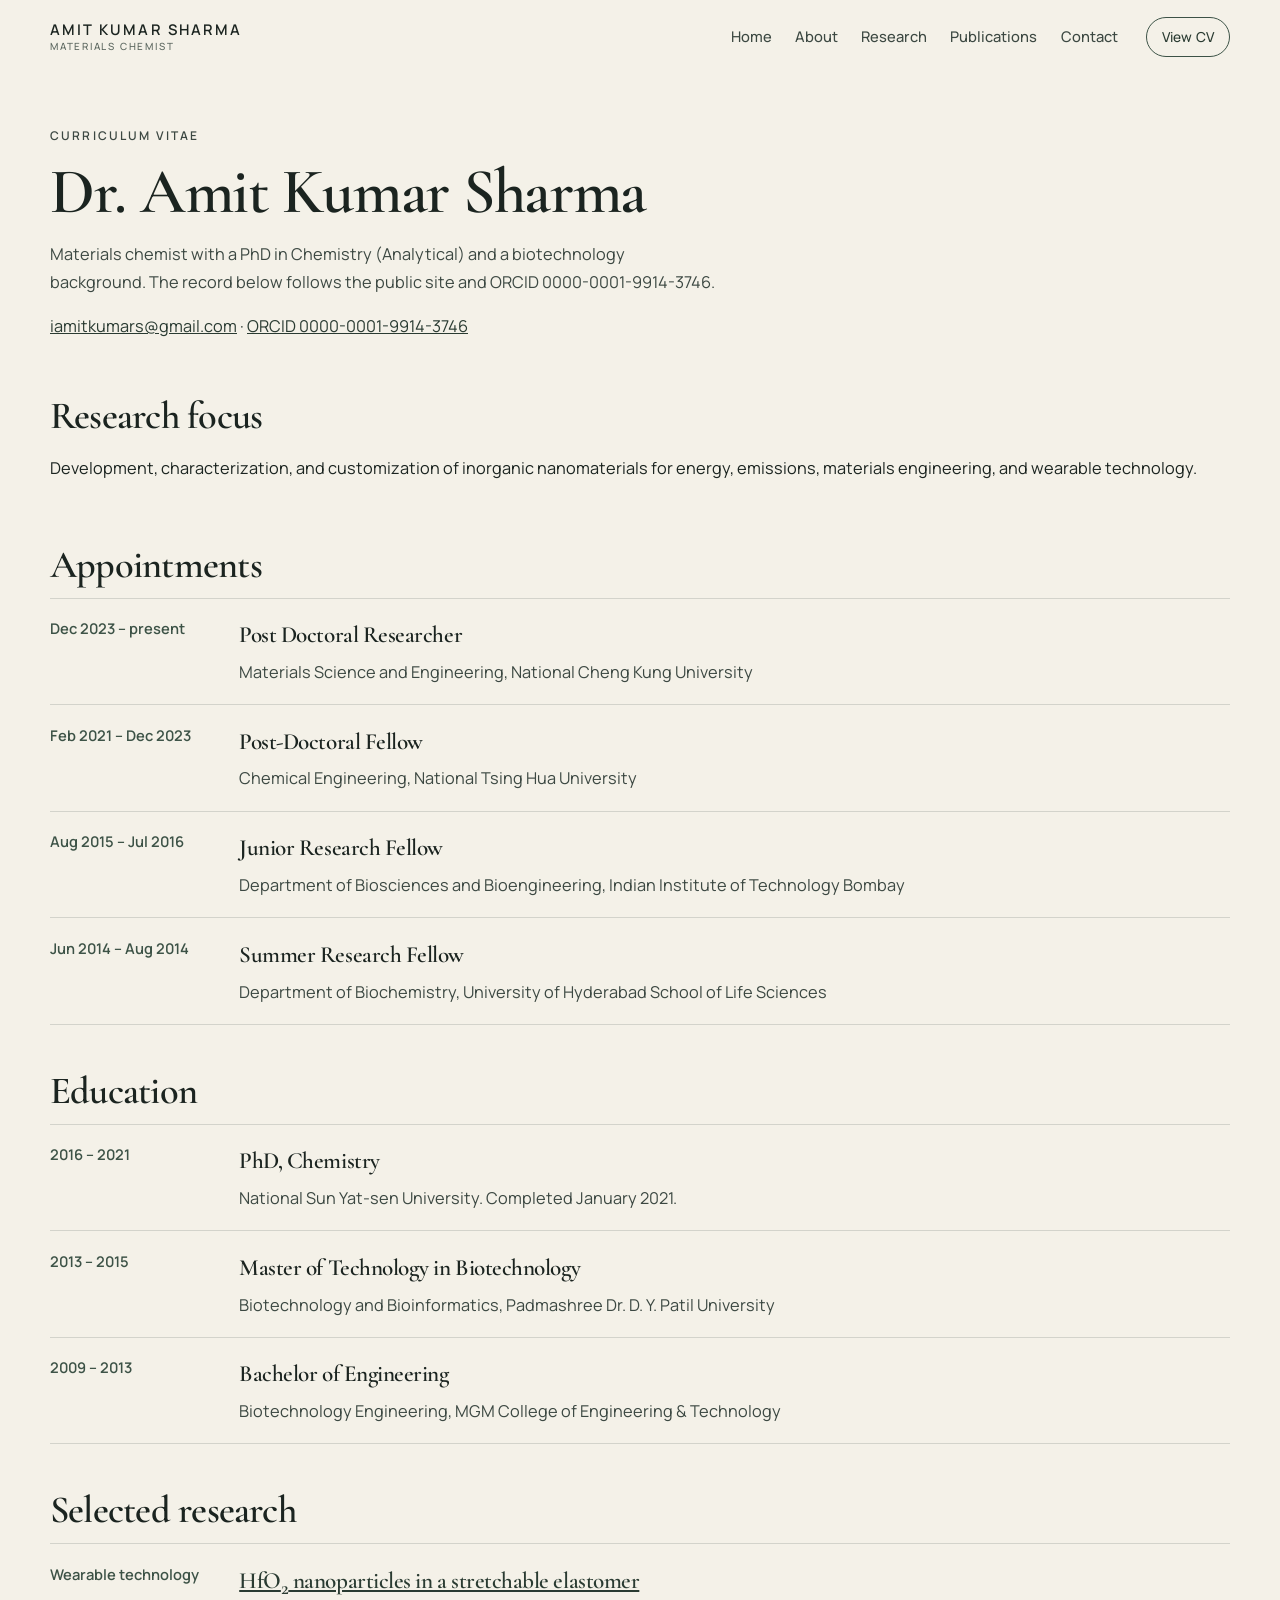
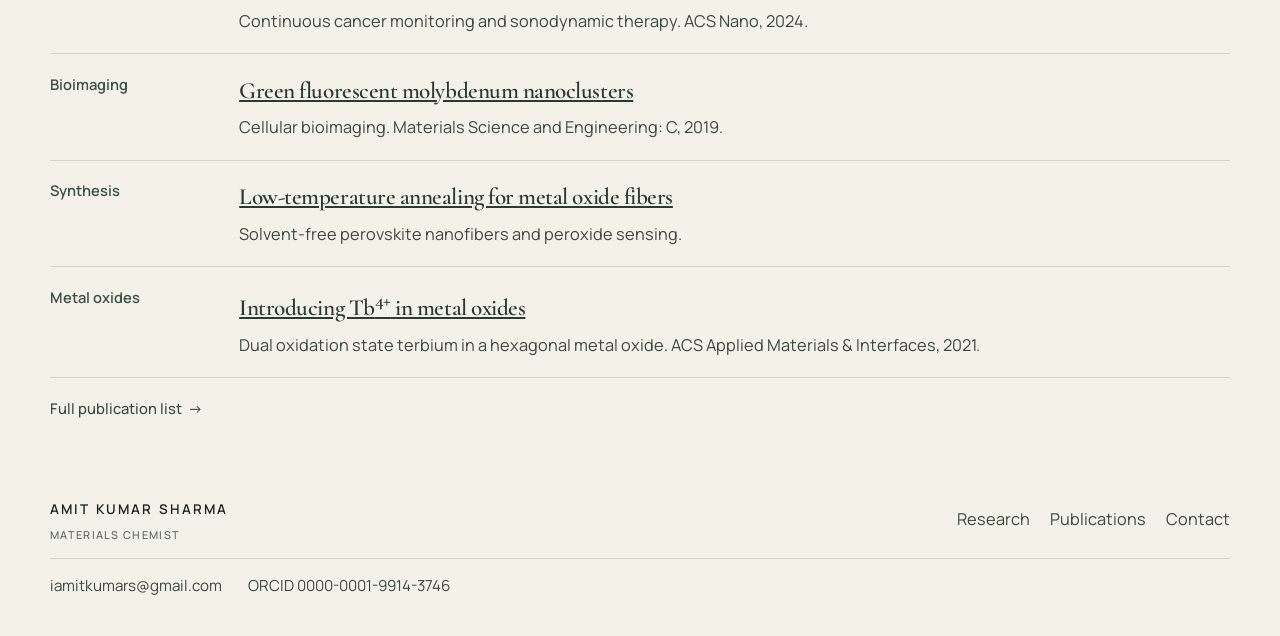
<file: cv/index.html>
<!DOCTYPE html>
<html lang="en">
<head>
  <meta charset="utf-8">
  <meta name="viewport" content="width=device-width, initial-scale=1">
  <title>CV | Amit Kumar Sharma</title>
  <meta name="description" content="Curriculum vitae of Dr. Amit Kumar Sharma, materials chemist: education, appointments, and selected research.">
  <link rel="icon" href="../assets/favicon.svg" type="image/svg+xml">
  <link rel="preconnect" href="https://fonts.googleapis.com">
  <link rel="preconnect" href="https://fonts.gstatic.com" crossorigin>
  <link href="https://fonts.googleapis.com/css2?family=Cormorant+Garamond:ital,wght@0,500;0,600;1,500&family=Great+Vibes&family=Manrope:wght@400;500;600&display=swap" rel="stylesheet">
  <link rel="stylesheet" href="../css/site.css">
</head>
<body>
  <a class="skip" href="#main">Skip to content</a>
  <header class="site-header">
    <div class="header-inner">
      <a class="brand" href="../index.html">
        <span class="brand-name">Amit Kumar Sharma</span>
        <span class="brand-role">Materials Chemist</span>
      </a>
      <button class="nav-toggle" type="button" aria-expanded="false" aria-controls="site-nav">
        <span class="sr-only">Menu</span>
        <span class="burger" aria-hidden="true"></span>
      </button>
      <nav class="nav" id="site-nav" aria-label="Primary">
        <a href="../index.html">Home</a>
        <a href="../about/">About</a>
        <a href="../research/">Research</a>
        <a href="../publications/">Publications</a>
        <a href="../contact/">Contact</a>
        <a class="nav-cv" href="./" aria-current="page">View CV</a>
      </nav>
    </div>
  </header>
  <main id="main" class="wrap">
    <header class="page-hero">
      <p class="kicker">Curriculum vitae</p>
      <h1>Dr. Amit Kumar Sharma</h1>
      <p>Materials chemist with a PhD in Chemistry (Analytical) and a biotechnology background. The record below follows the public site and ORCID 0000-0001-9914-3746.</p>
      <p><a href="mailto:iamitkumars@gmail.com">iamitkumars@gmail.com</a> · <a href="https://orcid.org/0000-0001-9914-3746">ORCID 0000-0001-9914-3746</a></p>
    </header>

    <section class="section cv-block">
      <h2>Research focus</h2>
      <p>Development, characterization, and customization of inorganic nanomaterials for energy, emissions, materials engineering, and wearable technology.</p>
    </section>

    <section class="section cv-block">
      <h2>Appointments</h2>
      <div class="timeline">
        <article>
          <div class="when">Dec 2023 – present</div>
          <div>
            <h3>Post Doctoral Researcher</h3>
            <p>Materials Science and Engineering, National Cheng Kung University</p>
          </div>
        </article>
        <article>
          <div class="when">Feb 2021 – Dec 2023</div>
          <div>
            <h3>Post-Doctoral Fellow</h3>
            <p>Chemical Engineering, National Tsing Hua University</p>
          </div>
        </article>
        <article>
          <div class="when">Aug 2015 – Jul 2016</div>
          <div>
            <h3>Junior Research Fellow</h3>
            <p>Department of Biosciences and Bioengineering, Indian Institute of Technology Bombay</p>
          </div>
        </article>
        <article>
          <div class="when">Jun 2014 – Aug 2014</div>
          <div>
            <h3>Summer Research Fellow</h3>
            <p>Department of Biochemistry, University of Hyderabad School of Life Sciences</p>
          </div>
        </article>
      </div>
    </section>

    <section class="section cv-block">
      <h2>Education</h2>
      <div class="timeline">
        <article>
          <div class="when">2016 – 2021</div>
          <div>
            <h3>PhD, Chemistry</h3>
            <p>National Sun Yat-sen University. Completed January 2021.</p>
          </div>
        </article>
        <article>
          <div class="when">2013 – 2015</div>
          <div>
            <h3>Master of Technology in Biotechnology</h3>
            <p>Biotechnology and Bioinformatics, Padmashree Dr. D. Y. Patil University</p>
          </div>
        </article>
        <article>
          <div class="when">2009 – 2013</div>
          <div>
            <h3>Bachelor of Engineering</h3>
            <p>Biotechnology Engineering, MGM College of Engineering &amp; Technology</p>
          </div>
        </article>
      </div>
    </section>

    <section class="section cv-block">
      <h2>Selected research</h2>
      <div class="timeline">
        <article>
          <div class="when">Wearable technology</div>
          <div>
            <h3><a href="../research/#hfo2">HfO<sub>2</sub> nanoparticles in a stretchable elastomer</a></h3>
            <p>Continuous cancer monitoring and sonodynamic therapy. ACS Nano, 2024.</p>
          </div>
        </article>
        <article>
          <div class="when">Bioimaging</div>
          <div>
            <h3><a href="../research/#molybdenum">Green fluorescent molybdenum nanoclusters</a></h3>
            <p>Cellular bioimaging. Materials Science and Engineering: C, 2019.</p>
          </div>
        </article>
        <article>
          <div class="when">Synthesis</div>
          <div>
            <h3><a href="../research/#annealing">Low-temperature annealing for metal oxide fibers</a></h3>
            <p>Solvent-free perovskite nanofibers and peroxide sensing.</p>
          </div>
        </article>
        <article>
          <div class="when">Metal oxides</div>
          <div>
            <h3><a href="../research/#terbium">Introducing Tb<sup>4+</sup> in metal oxides</a></h3>
            <p>Dual oxidation state terbium in a hexagonal metal oxide. ACS Applied Materials &amp; Interfaces, 2021.</p>
          </div>
        </article>
      </div>
      <p><a class="text-link" href="../publications/">Full publication list <span class="arrow" aria-hidden="true">→</span></a></p>
    </section>
  </main>
  <footer class="site-footer">
    <div class="footer-inner">
      <div class="footer-row">
        <div>
          <span class="footer-name">Amit Kumar Sharma</span>
          <span class="footer-role">Materials Chemist</span>
        </div>
        <nav class="footer-links" aria-label="Footer">
          <a href="../research/">Research</a>
          <a href="../publications/">Publications</a>
          <a href="../contact/">Contact</a>
        </nav>
      </div>
      <div class="footer-row">
        <div class="footer-meta">
          <a href="mailto:iamitkumars@gmail.com">iamitkumars@gmail.com</a>
          <a href="https://orcid.org/0000-0001-9914-3746">ORCID 0000-0001-9914-3746</a>
        </div>
      </div>
    </div>
  </footer>
  <script src="../js/main.js?v=2"></script>
</body>
</html>
</file>
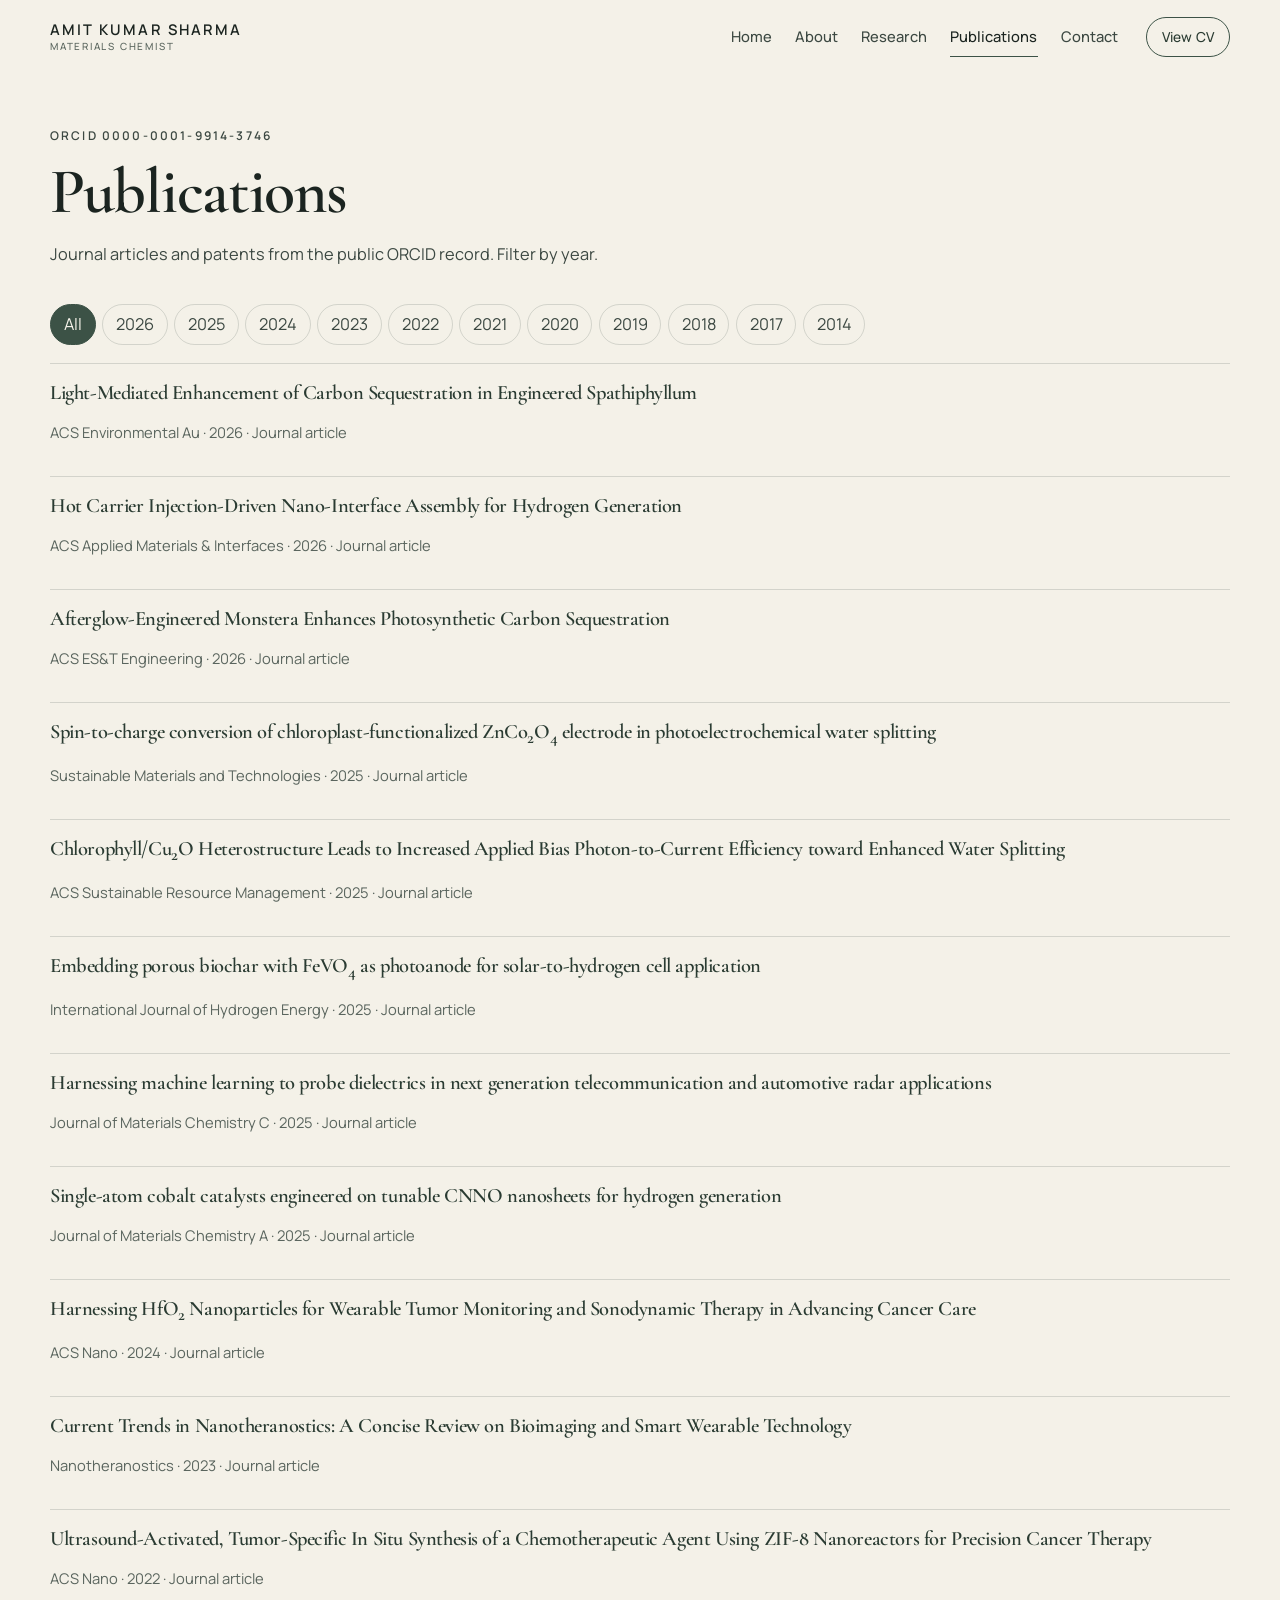
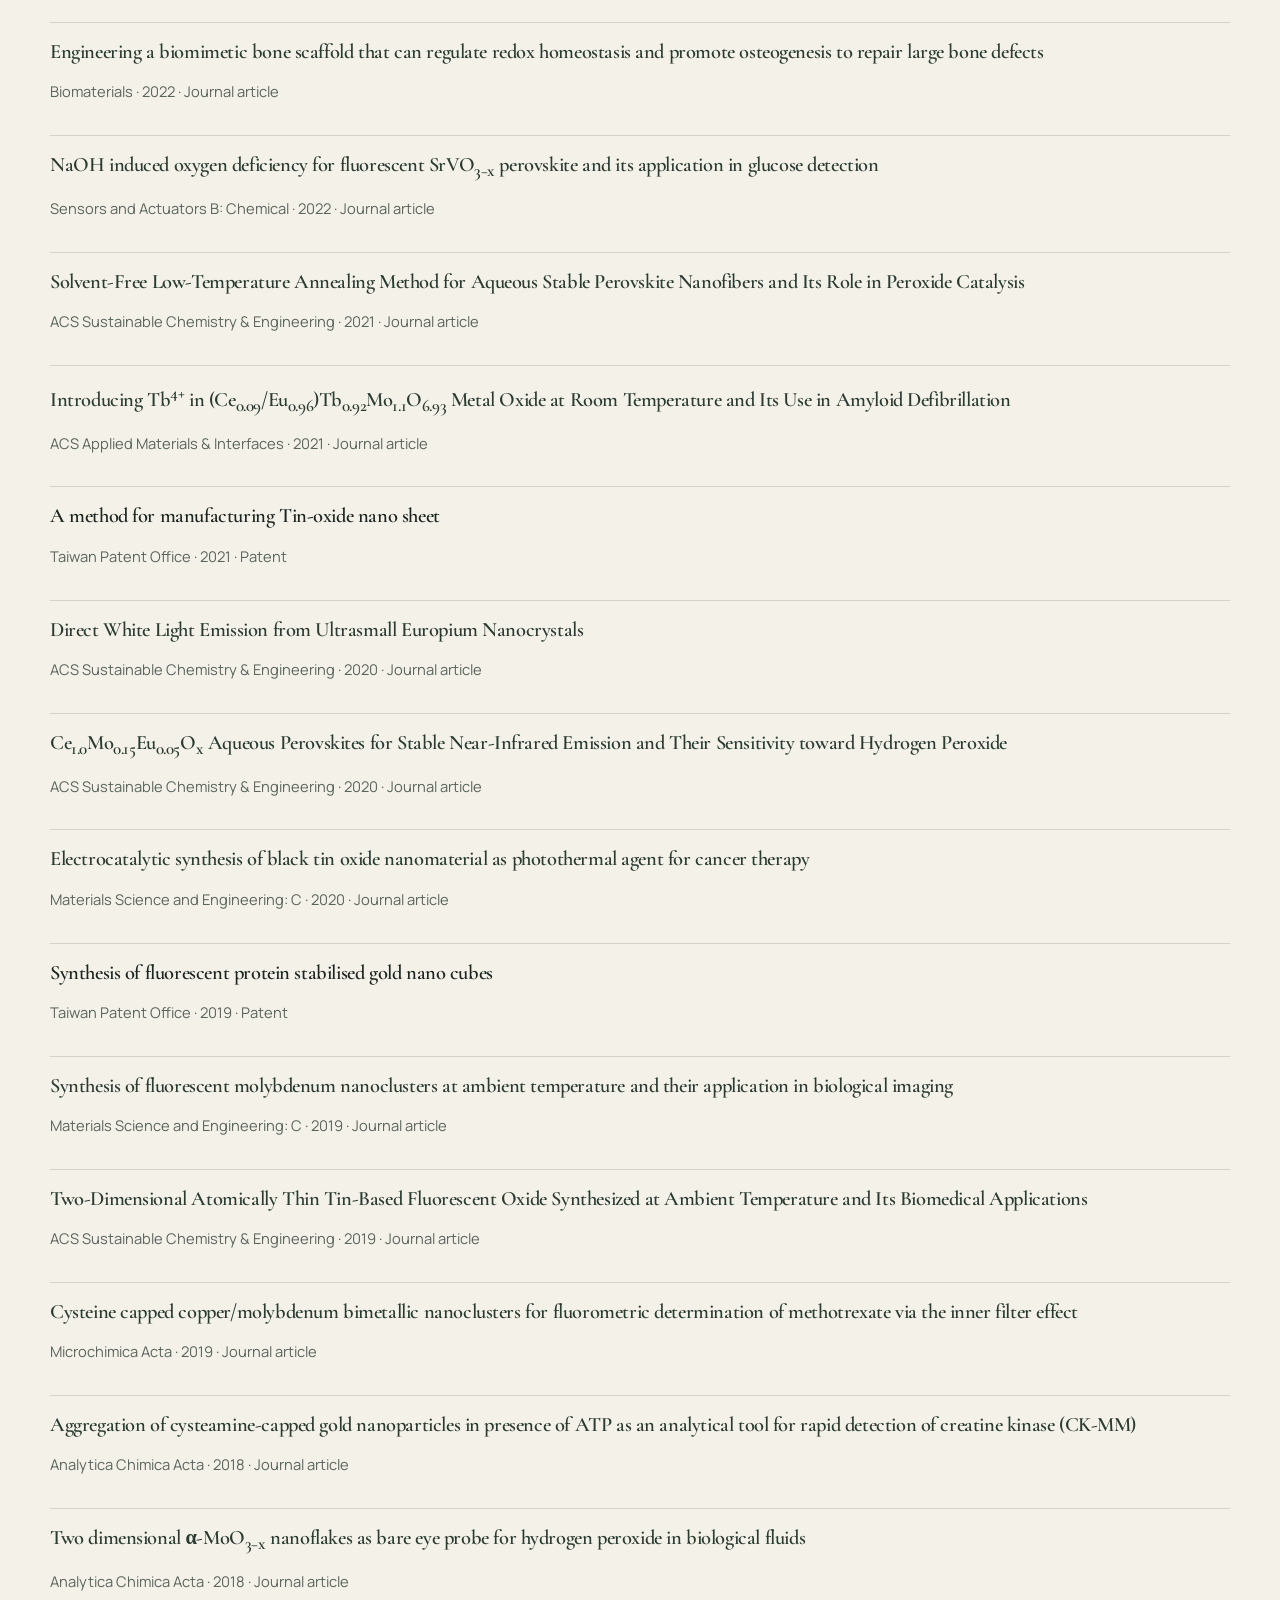
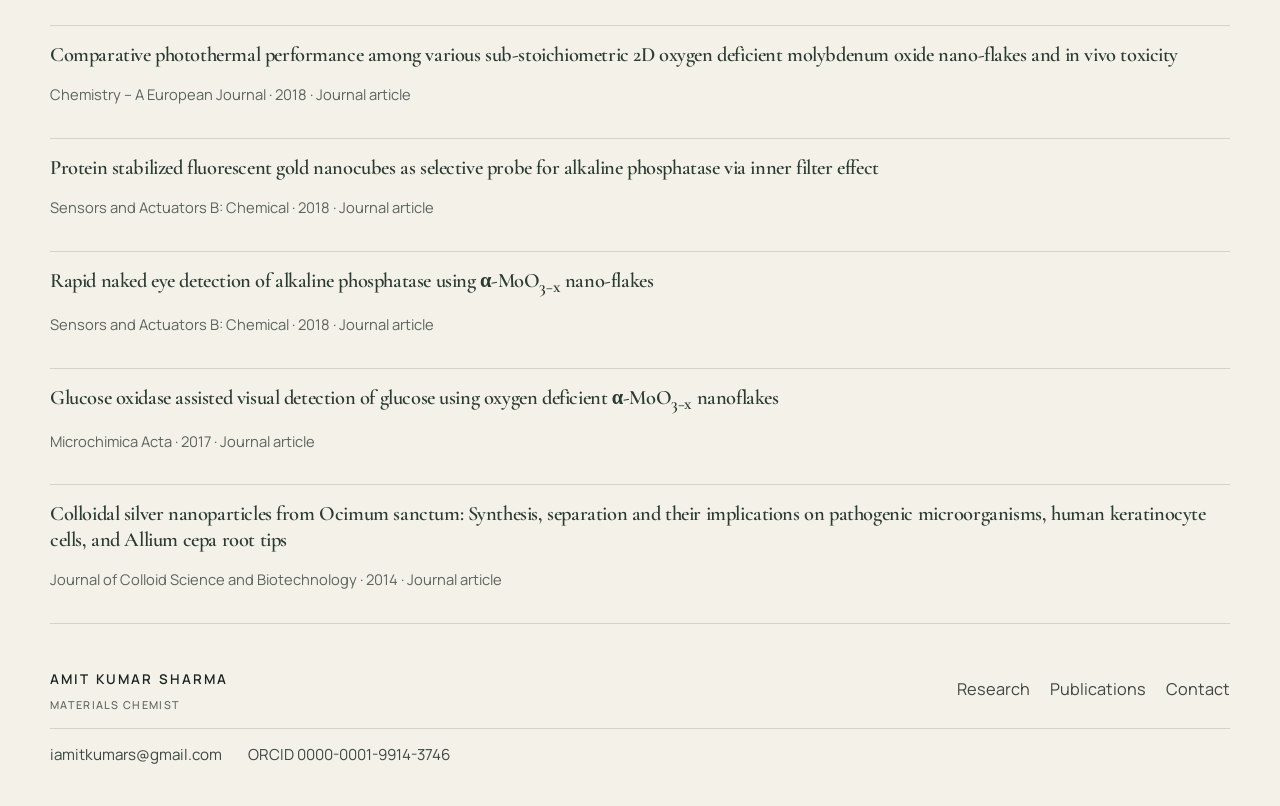
<file: publications/index.html>
<!DOCTYPE html>
<html lang="en">
<head>
  <meta charset="utf-8">
  <meta name="viewport" content="width=device-width, initial-scale=1">
  <title>Publications | Dr. Amit Kumar Sharma</title>
  <meta name="description" content="Journal articles and patents listed on the public ORCID record of Dr. Amit Kumar Sharma.">
  <link rel="icon" href="../assets/favicon.svg" type="image/svg+xml">
  <link rel="preconnect" href="https://fonts.googleapis.com">
  <link rel="preconnect" href="https://fonts.gstatic.com" crossorigin>
  <link href="https://fonts.googleapis.com/css2?family=Cormorant+Garamond:ital,wght@0,500;0,600;1,500&family=Great+Vibes&family=Manrope:wght@400;500;600&display=swap" rel="stylesheet">
  <link rel="stylesheet" href="../css/site.css">
</head>
<body>
  <a class="skip" href="#main">Skip to content</a>
  <header class="site-header">
    <div class="header-inner">
      <a class="brand" href="../index.html">
        <span class="brand-name">Amit Kumar Sharma</span>
        <span class="brand-role">Materials Chemist</span>
      </a>
      <button class="nav-toggle" type="button" aria-expanded="false" aria-controls="site-nav">
        <span class="sr-only">Menu</span>
        <span class="burger" aria-hidden="true"></span>
      </button>
      <nav class="nav" id="site-nav" aria-label="Primary">
        <a href="../index.html">Home</a>
        <a href="../about/">About</a>
        <a href="../research/">Research</a>
        <a href="../publications/" aria-current="page">Publications</a>
        <a href="../contact/">Contact</a>
        <a class="nav-cv" href="../cv/">View CV</a>
      </nav>
    </div>
  </header>
  <main id="main" class="wrap">
    <header class="page-hero">
      <p class="kicker">ORCID 0000-0001-9914-3746</p>
      <h1>Publications</h1>
      <p>Journal articles and patents from the public ORCID record. Filter by year.</p>
    </header>
    <div class="filters" role="group" aria-label="Filter publications by year">
      <button type="button" data-year="all" aria-pressed="true">All</button>
      <button type="button" data-year="2026" aria-pressed="false">2026</button>
      <button type="button" data-year="2025" aria-pressed="false">2025</button>
      <button type="button" data-year="2024" aria-pressed="false">2024</button>
      <button type="button" data-year="2023" aria-pressed="false">2023</button>
      <button type="button" data-year="2022" aria-pressed="false">2022</button>
      <button type="button" data-year="2021" aria-pressed="false">2021</button>
      <button type="button" data-year="2020" aria-pressed="false">2020</button>
      <button type="button" data-year="2019" aria-pressed="false">2019</button>
      <button type="button" data-year="2018" aria-pressed="false">2018</button>
      <button type="button" data-year="2017" aria-pressed="false">2017</button>
      <button type="button" data-year="2014" aria-pressed="false">2014</button>
    </div>
    <section class="pub-list">
      <article class="pub" data-year="2026">
        <h3><a href="https://doi.org/10.1021/acsenvironau.5c00268">Light-Mediated Enhancement of Carbon Sequestration in Engineered Spathiphyllum</a></h3>
        <p class="meta">ACS Environmental Au · 2026 · Journal article</p>
      </article>
      <article class="pub" data-year="2026">
        <h3><a href="https://doi.org/10.1021/acsami.6c04250">Hot Carrier Injection-Driven Nano-Interface Assembly for Hydrogen Generation</a></h3>
        <p class="meta">ACS Applied Materials &amp; Interfaces · 2026 · Journal article</p>
      </article>
      <article class="pub" data-year="2026">
        <h3><a href="https://doi.org/10.1021/acsestengg.5c00891">Afterglow-Engineered Monstera Enhances Photosynthetic Carbon Sequestration</a></h3>
        <p class="meta">ACS ES&amp;T Engineering · 2026 · Journal article</p>
      </article>
      <article class="pub" data-year="2025">
        <h3><a href="https://doi.org/10.1016/j.susmat.2025.e01516">Spin-to-charge conversion of chloroplast-functionalized ZnCo<sub>2</sub>O<sub>4</sub> electrode in photoelectrochemical water splitting</a></h3>
        <p class="meta">Sustainable Materials and Technologies · 2025 · Journal article</p>
      </article>
      <article class="pub" data-year="2025">
        <h3><a href="https://doi.org/10.1021/acssusresmgt.5c00264">Chlorophyll/Cu<sub>2</sub>O Heterostructure Leads to Increased Applied Bias Photon-to-Current Efficiency toward Enhanced Water Splitting</a></h3>
        <p class="meta">ACS Sustainable Resource Management · 2025 · Journal article</p>
      </article>
      <article class="pub" data-year="2025">
        <h3><a href="https://doi.org/10.1016/j.ijhydene.2025.04.533">Embedding porous biochar with FeVO<sub>4</sub> as photoanode for solar-to-hydrogen cell application</a></h3>
        <p class="meta">International Journal of Hydrogen Energy · 2025 · Journal article</p>
      </article>
      <article class="pub" data-year="2025">
        <h3><a href="https://doi.org/10.1039/D5TC00104H">Harnessing machine learning to probe dielectrics in next generation telecommunication and automotive radar applications</a></h3>
        <p class="meta">Journal of Materials Chemistry C · 2025 · Journal article</p>
      </article>
      <article class="pub" data-year="2025">
        <h3><a href="https://doi.org/10.1039/D5TA04122H">Single-atom cobalt catalysts engineered on tunable CNNO nanosheets for hydrogen generation</a></h3>
        <p class="meta">Journal of Materials Chemistry A · 2025 · Journal article</p>
      </article>
      <article class="pub" data-year="2024">
        <h3><a href="https://doi.org/10.1021/acsnano.3c11346">Harnessing HfO<sub>2</sub> Nanoparticles for Wearable Tumor Monitoring and Sonodynamic Therapy in Advancing Cancer Care</a></h3>
        <p class="meta">ACS Nano · 2024 · Journal article</p>
      </article>
      <article class="pub" data-year="2023">
        <h3><a href="https://doi.org/10.7150/ntno.82886">Current Trends in Nanotheranostics: A Concise Review on Bioimaging and Smart Wearable Technology</a></h3>
        <p class="meta">Nanotheranostics · 2023 · Journal article</p>
      </article>
      <article class="pub" data-year="2022">
        <h3><a href="https://doi.org/10.1021/acsnano.2c03587">Ultrasound-Activated, Tumor-Specific In Situ Synthesis of a Chemotherapeutic Agent Using ZIF-8 Nanoreactors for Precision Cancer Therapy</a></h3>
        <p class="meta">ACS Nano · 2022 · Journal article</p>
      </article>
      <article class="pub" data-year="2022">
        <h3><a href="https://doi.org/10.1016/j.biomaterials.2022.121574">Engineering a biomimetic bone scaffold that can regulate redox homeostasis and promote osteogenesis to repair large bone defects</a></h3>
        <p class="meta">Biomaterials · 2022 · Journal article</p>
      </article>
      <article class="pub" data-year="2022">
        <h3><a href="https://doi.org/10.1016/j.snb.2022.131685">NaOH induced oxygen deficiency for fluorescent SrVO<sub>3−x</sub> perovskite and its application in glucose detection</a></h3>
        <p class="meta">Sensors and Actuators B: Chemical · 2022 · Journal article</p>
      </article>
      <article class="pub" data-year="2021">
        <h3><a href="https://doi.org/10.1021/acssuschemeng.1c02676">Solvent-Free Low-Temperature Annealing Method for Aqueous Stable Perovskite Nanofibers and Its Role in Peroxide Catalysis</a></h3>
        <p class="meta">ACS Sustainable Chemistry &amp; Engineering · 2021 · Journal article</p>
      </article>
      <article class="pub" data-year="2021">
        <h3><a href="https://doi.org/10.1021/acsami.0c17806">Introducing Tb<sup>4+</sup> in (Ce<sub>0.09</sub>/Eu<sub>0.96</sub>)Tb<sub>0.92</sub>Mo<sub>1.1</sub>O<sub>6.93</sub> Metal Oxide at Room Temperature and Its Use in Amyloid Defibrillation</a></h3>
        <p class="meta">ACS Applied Materials &amp; Interfaces · 2021 · Journal article</p>
      </article>
      <article class="pub" data-year="2021">
        <h3>A method for manufacturing Tin-oxide nano sheet</h3>
        <p class="meta">Taiwan Patent Office · 2021 · Patent</p>
      </article>
      <article class="pub" data-year="2020">
        <h3><a href="https://doi.org/10.1021/acssuschemeng.0c02813">Direct White Light Emission from Ultrasmall Europium Nanocrystals</a></h3>
        <p class="meta">ACS Sustainable Chemistry &amp; Engineering · 2020 · Journal article</p>
      </article>
      <article class="pub" data-year="2020">
        <h3><a href="https://doi.org/10.1021/acssuschemeng.9b05879">Ce<sub>1.0</sub>Mo<sub>0.15</sub>Eu<sub>0.05</sub>O<sub>x</sub> Aqueous Perovskites for Stable Near-Infrared Emission and Their Sensitivity toward Hydrogen Peroxide</a></h3>
        <p class="meta">ACS Sustainable Chemistry &amp; Engineering · 2020 · Journal article</p>
      </article>
      <article class="pub" data-year="2020">
        <h3><a href="https://doi.org/10.1016/j.msec.2019.110350">Electrocatalytic synthesis of black tin oxide nanomaterial as photothermal agent for cancer therapy</a></h3>
        <p class="meta">Materials Science and Engineering: C · 2020 · Journal article</p>
      </article>
      <article class="pub" data-year="2019">
        <h3>Synthesis of fluorescent protein stabilised gold nano cubes</h3>
        <p class="meta">Taiwan Patent Office · 2019 · Patent</p>
      </article>
      <article class="pub" data-year="2019">
        <h3><a href="https://doi.org/10.1016/j.msec.2019.01.029">Synthesis of fluorescent molybdenum nanoclusters at ambient temperature and their application in biological imaging</a></h3>
        <p class="meta">Materials Science and Engineering: C · 2019 · Journal article</p>
      </article>
      <article class="pub" data-year="2019">
        <h3><a href="https://doi.org/10.1021/acssuschemeng.8b05589">Two-Dimensional Atomically Thin Tin-Based Fluorescent Oxide Synthesized at Ambient Temperature and Its Biomedical Applications</a></h3>
        <p class="meta">ACS Sustainable Chemistry &amp; Engineering · 2019 · Journal article</p>
      </article>
      <article class="pub" data-year="2019">
        <h3><a href="https://doi.org/10.1007/s00604-019-3230-2">Cysteine capped copper/molybdenum bimetallic nanoclusters for fluorometric determination of methotrexate via the inner filter effect</a></h3>
        <p class="meta">Microchimica Acta · 2019 · Journal article</p>
      </article>
      <article class="pub" data-year="2018">
        <h3><a href="https://doi.org/10.1016/j.aca.2018.03.027">Aggregation of cysteamine-capped gold nanoparticles in presence of ATP as an analytical tool for rapid detection of creatine kinase (CK-MM)</a></h3>
        <p class="meta">Analytica Chimica Acta · 2018 · Journal article</p>
      </article>
      <article class="pub" data-year="2018">
        <h3><a href="https://doi.org/10.1016/j.aca.2018.01.057">Two dimensional α-MoO<sub>3−x</sub> nanoflakes as bare eye probe for hydrogen peroxide in biological fluids</a></h3>
        <p class="meta">Analytica Chimica Acta · 2018 · Journal article</p>
      </article>
      <article class="pub" data-year="2018">
        <h3><a href="https://doi.org/10.1002/chem.201705734">Comparative photothermal performance among various sub-stoichiometric 2D oxygen deficient molybdenum oxide nano-flakes and in vivo toxicity</a></h3>
        <p class="meta">Chemistry – A European Journal · 2018 · Journal article</p>
      </article>
      <article class="pub" data-year="2018">
        <h3><a href="https://doi.org/10.1016/j.snb.2017.11.190">Protein stabilized fluorescent gold nanocubes as selective probe for alkaline phosphatase via inner filter effect</a></h3>
        <p class="meta">Sensors and Actuators B: Chemical · 2018 · Journal article</p>
      </article>
      <article class="pub" data-year="2018">
        <h3><a href="https://doi.org/10.1016/j.snb.2017.06.123">Rapid naked eye detection of alkaline phosphatase using α-MoO<sub>3−x</sub> nano-flakes</a></h3>
        <p class="meta">Sensors and Actuators B: Chemical · 2018 · Journal article</p>
      </article>
      <article class="pub" data-year="2017">
        <h3><a href="https://doi.org/10.1007/s00604-017-2612-6">Glucose oxidase assisted visual detection of glucose using oxygen deficient α-MoO<sub>3−x</sub> nanoflakes</a></h3>
        <p class="meta">Microchimica Acta · 2017 · Journal article</p>
      </article>
      <article class="pub" data-year="2014">
        <h3><a href="https://doi.org/10.1166/jcsb.2014.1095">Colloidal silver nanoparticles from Ocimum sanctum: Synthesis, separation and their implications on pathogenic microorganisms, human keratinocyte cells, and Allium cepa root tips</a></h3>
        <p class="meta">Journal of Colloid Science and Biotechnology · 2014 · Journal article</p>
      </article>
    </section>
  </main>
  <footer class="site-footer">
    <div class="footer-inner">
      <div class="footer-row">
        <div>
          <span class="footer-name">Amit Kumar Sharma</span>
          <span class="footer-role">Materials Chemist</span>
        </div>
        <nav class="footer-links" aria-label="Footer">
          <a href="../research/">Research</a>
          <a href="../publications/">Publications</a>
          <a href="../contact/">Contact</a>
        </nav>
      </div>
      <div class="footer-row">
        <div class="footer-meta">
          <a href="mailto:iamitkumars@gmail.com">iamitkumars@gmail.com</a>
          <a href="https://orcid.org/0000-0001-9914-3746">ORCID 0000-0001-9914-3746</a>
        </div>
      </div>
    </div>
  </footer>
  <script src="../js/main.js?v=2"></script>
</body>
</html>
</file>
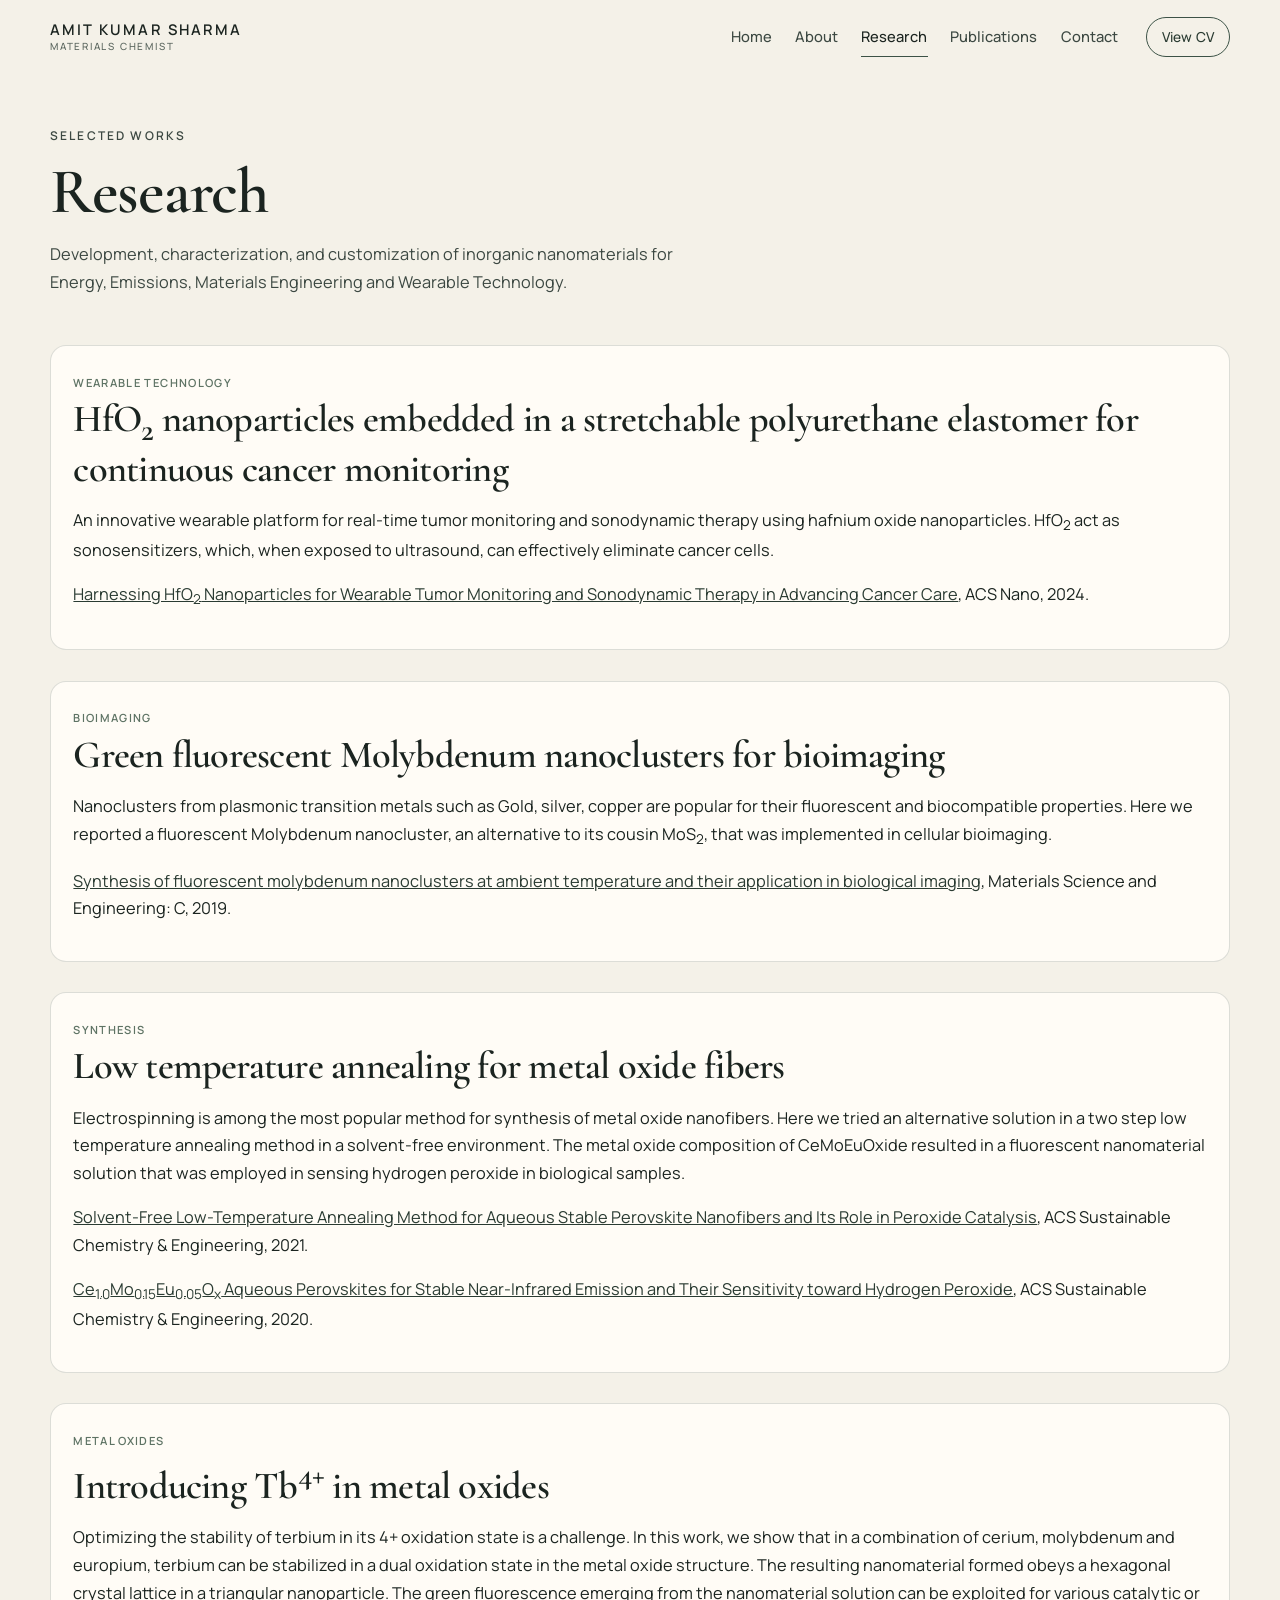
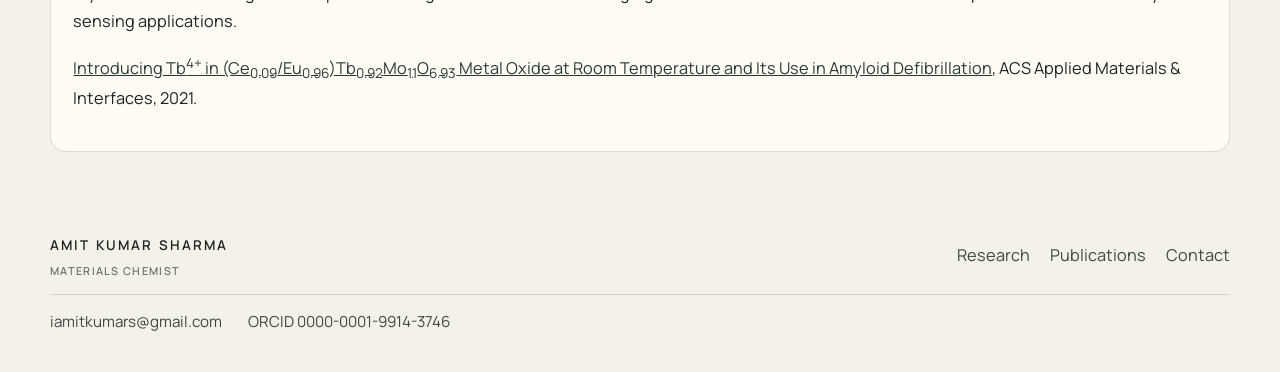
<file: research/index.html>
<!DOCTYPE html>
<html lang="en">
<head>
  <meta charset="utf-8">
  <meta name="viewport" content="width=device-width, initial-scale=1">
  <title>Research | Dr. Amit Kumar Sharma</title>
  <meta name="description" content="Selected research by Dr. Amit Kumar Sharma on hafnium oxide wearables, molybdenum nanoclusters, low-temperature metal oxide fibers, and terbium in metal oxides.">
  <link rel="icon" href="../assets/favicon.svg" type="image/svg+xml">
  <link rel="preconnect" href="https://fonts.googleapis.com">
  <link rel="preconnect" href="https://fonts.gstatic.com" crossorigin>
  <link href="https://fonts.googleapis.com/css2?family=Cormorant+Garamond:ital,wght@0,500;0,600;1,500&family=Great+Vibes&family=Manrope:wght@400;500;600&display=swap" rel="stylesheet">
  <link rel="stylesheet" href="../css/site.css">
</head>
<body>
  <a class="skip" href="#main">Skip to content</a>
  <header class="site-header">
    <div class="header-inner">
      <a class="brand" href="../index.html">
        <span class="brand-name">Amit Kumar Sharma</span>
        <span class="brand-role">Materials Chemist</span>
      </a>
      <button class="nav-toggle" type="button" aria-expanded="false" aria-controls="site-nav">
        <span class="sr-only">Menu</span>
        <span class="burger" aria-hidden="true"></span>
      </button>
      <nav class="nav" id="site-nav" aria-label="Primary">
        <a href="../index.html">Home</a>
        <a href="../about/">About</a>
        <a href="../research/" aria-current="page">Research</a>
        <a href="../publications/">Publications</a>
        <a href="../contact/">Contact</a>
        <a class="nav-cv" href="../cv/">View CV</a>
      </nav>
    </div>
  </header>
  <main id="main" class="wrap">
    <header class="page-hero">
      <p class="kicker">Selected works</p>
      <h1>Research</h1>
      <p>Development, characterization, and customization of inorganic nanomaterials for Energy, Emissions, Materials Engineering and Wearable Technology.</p>
    </header>
    <section class="section" style="display:grid;gap:1rem;">
      <article class="panel" id="hfo2">
        <p class="tag">Wearable technology</p>
        <h2>HfO<sub>2</sub> nanoparticles embedded in a stretchable polyurethane elastomer for continuous cancer monitoring</h2>
        <p>An innovative wearable platform for real-time tumor monitoring and sonodynamic therapy using hafnium oxide nanoparticles. HfO<sub>2</sub> act as sonosensitizers, which, when exposed to ultrasound, can effectively eliminate cancer cells.</p>
        <p><a href="https://doi.org/10.1021/acsnano.3c11346">Harnessing HfO<sub>2</sub> Nanoparticles for Wearable Tumor Monitoring and Sonodynamic Therapy in Advancing Cancer Care</a>, ACS Nano, 2024.</p>
      </article>
      <article class="panel" id="molybdenum">
        <p class="tag">Bioimaging</p>
        <h2>Green fluorescent Molybdenum nanoclusters for bioimaging</h2>
        <p>Nanoclusters from plasmonic transition metals such as Gold, silver, copper are popular for their fluorescent and biocompatible properties. Here we reported a fluorescent Molybdenum nanocluster, an alternative to its cousin MoS<sub>2</sub>, that was implemented in cellular bioimaging.</p>
        <p><a href="https://doi.org/10.1016/j.msec.2019.01.029">Synthesis of fluorescent molybdenum nanoclusters at ambient temperature and their application in biological imaging</a>, Materials Science and Engineering: C, 2019.</p>
      </article>
      <article class="panel" id="annealing">
        <p class="tag">Synthesis</p>
        <h2>Low temperature annealing for metal oxide fibers</h2>
        <p>Electrospinning is among the most popular method for synthesis of metal oxide nanofibers. Here we tried an alternative solution in a two step low temperature annealing method in a solvent-free environment. The metal oxide composition of CeMoEuOxide resulted in a fluorescent nanomaterial solution that was employed in sensing hydrogen peroxide in biological samples.</p>
        <p><a href="https://doi.org/10.1021/acssuschemeng.1c02676">Solvent-Free Low-Temperature Annealing Method for Aqueous Stable Perovskite Nanofibers and Its Role in Peroxide Catalysis</a>, ACS Sustainable Chemistry &amp; Engineering, 2021.</p>
        <p><a href="https://doi.org/10.1021/acssuschemeng.9b05879">Ce<sub>1.0</sub>Mo<sub>0.15</sub>Eu<sub>0.05</sub>O<sub>x</sub> Aqueous Perovskites for Stable Near-Infrared Emission and Their Sensitivity toward Hydrogen Peroxide</a>, ACS Sustainable Chemistry &amp; Engineering, 2020.</p>
      </article>
      <article class="panel" id="terbium">
        <p class="tag">Metal oxides</p>
        <h2>Introducing Tb<sup>4+</sup> in metal oxides</h2>
        <p>Optimizing the stability of terbium in its 4+ oxidation state is a challenge. In this work, we show that in a combination of cerium, molybdenum and europium, terbium can be stabilized in a dual oxidation state in the metal oxide structure. The resulting nanomaterial formed obeys a hexagonal crystal lattice in a triangular nanoparticle. The green fluorescence emerging from the nanomaterial solution can be exploited for various catalytic or sensing applications.</p>
        <p><a href="https://doi.org/10.1021/acsami.0c17806">Introducing Tb<sup>4+</sup> in (Ce<sub>0.09</sub>/Eu<sub>0.96</sub>)Tb<sub>0.92</sub>Mo<sub>1.1</sub>O<sub>6.93</sub> Metal Oxide at Room Temperature and Its Use in Amyloid Defibrillation</a>, ACS Applied Materials &amp; Interfaces, 2021.</p>
      </article>
    </section>
  </main>
  <footer class="site-footer">
    <div class="footer-inner">
      <div class="footer-row">
        <div>
          <span class="footer-name">Amit Kumar Sharma</span>
          <span class="footer-role">Materials Chemist</span>
        </div>
        <nav class="footer-links" aria-label="Footer">
          <a href="../research/">Research</a>
          <a href="../publications/">Publications</a>
          <a href="../contact/">Contact</a>
        </nav>
      </div>
      <div class="footer-row">
        <div class="footer-meta">
          <a href="mailto:iamitkumars@gmail.com">iamitkumars@gmail.com</a>
          <a href="https://orcid.org/0000-0001-9914-3746">ORCID 0000-0001-9914-3746</a>
        </div>
      </div>
    </div>
  </footer>
  <script src="../js/main.js?v=2"></script>
</body>
</html>
</file>
<file: css/site.css>
/* ==========================================================================
   Amit Kumar Sharma — research portfolio
   Palette, type, and layout system
   ========================================================================== */

:root {
  --ivory: #f4f1e8;
  --ivory-2: #ebe6db;
  --paper: #f7f4ec;
  --white: #fffcf6;
  --sage-mist: #e5ece3;
  --sage-soft: #d5e0d4;
  --sage: #5e7364;
  --sage-deep: #3c5246;
  --sage-dark: #2a3b32;
  --ink: #1b2420;
  --ink-soft: #3c4842;
  --muted: #5a655e;
  --line: rgba(42, 59, 50, 0.16);
  --line-strong: rgba(42, 59, 50, 0.28);
  --shadow: 0 18px 40px rgba(42, 59, 50, 0.06);
  --serif: "Cormorant Garamond", "Iowan Old Style", Palatino, "Palatino Linotype", serif;
  --sans: "Manrope", "Avenir Next", "Segoe UI", sans-serif;
  --script: "Great Vibes", "Segoe Script", cursive;
  --max: 1180px;
  --header: 74px;
  --ease: cubic-bezier(0.22, 1, 0.36, 1);
}

* { box-sizing: border-box; }

html { scroll-behavior: smooth; }

body {
  margin: 0;
  color: var(--ink);
  background: var(--ivory);
  font-family: var(--sans);
  font-size: 1.02rem;
  line-height: 1.7;
  min-height: 100vh;
}

img { max-width: 100%; display: block; }

a { color: var(--sage-dark); }

button, input, textarea { font: inherit; color: inherit; }

.skip {
  position: absolute;
  left: 1rem;
  top: -4rem;
  background: var(--sage-dark);
  color: var(--paper);
  padding: 0.55rem 0.85rem;
  z-index: 40;
  border-radius: 6px;
}

.skip:focus { top: 0.7rem; }

:focus-visible {
  outline: 2px solid var(--sage-deep);
  outline-offset: 3px;
}

.sr-only {
  position: absolute;
  width: 1px;
  height: 1px;
  padding: 0;
  margin: -1px;
  overflow: hidden;
  clip: rect(0, 0, 0, 0);
  white-space: nowrap;
  border: 0;
}

.wrap {
  width: min(var(--max), calc(100% - 3rem));
  margin-inline: auto;
}

/* ==========================================================================
   Header
   ========================================================================== */

.site-header {
  position: sticky;
  top: 0;
  z-index: 20;
  background: rgba(244, 241, 232, 0.92);
  border-bottom: 1px solid transparent;
  animation: fade-in 0.7s var(--ease) both;
}

.site-header.is-scrolled {
  border-bottom-color: var(--line);
  background: rgba(244, 241, 232, 0.96);
}

.header-inner {
  width: min(var(--max), calc(100% - 3rem));
  margin-inline: auto;
  min-height: var(--header);
  display: flex;
  align-items: center;
  justify-content: space-between;
  gap: 1.5rem;
}

.brand {
  display: flex;
  flex-direction: column;
  text-decoration: none;
  color: var(--ink);
  line-height: 1.05;
}

.brand-name {
  font-family: var(--sans);
  font-weight: 600;
  font-size: 0.92rem;
  letter-spacing: 0.14em;
  text-transform: uppercase;
}

.brand-role {
  margin-top: 0.22rem;
  font-size: 0.62rem;
  letter-spacing: 0.18em;
  text-transform: uppercase;
  color: var(--muted);
  font-weight: 500;
}

.nav {
  display: flex;
  align-items: center;
  gap: 1.35rem;
}

.nav a {
  position: relative;
  text-decoration: none;
  color: var(--ink-soft);
  font-size: 0.92rem;
  font-weight: 500;
  padding: 0.35rem 0.05rem;
}

.nav a:hover { color: var(--ink); }

.nav a[aria-current="page"] { color: var(--ink); }

.nav a[aria-current="page"]::after {
  content: "";
  position: absolute;
  left: 0;
  right: 0;
  bottom: -0.15rem;
  height: 1px;
  background: var(--sage-deep);
}

.nav-cv {
  margin-left: 0.35rem;
  border: 1px solid var(--sage-deep);
  border-radius: 999px;
  padding: 0.45rem 0.95rem !important;
  color: var(--sage-dark) !important;
  font-size: 0.86rem !important;
  letter-spacing: 0.01em;
  transition: background 0.25s var(--ease), color 0.25s var(--ease);
}

.nav-cv:hover {
  background: var(--sage-dark);
  color: var(--paper) !important;
}

.nav a.nav-cv[aria-current="page"]::after { display: none; }

.nav-toggle {
  display: none;
  width: 44px;
  height: 44px;
  border: 1px solid var(--line-strong);
  background: transparent;
  border-radius: 999px;
  padding: 0;
  cursor: pointer;
  align-items: center;
  justify-content: center;
}

.burger,
.burger::before,
.burger::after {
  display: block;
  width: 16px;
  height: 1.5px;
  background: var(--ink);
  position: relative;
  transition: transform 0.25s var(--ease), opacity 0.25s var(--ease);
}

.burger::before,
.burger::after {
  content: "";
  position: absolute;
  left: 0;
}

.burger::before { top: -5px; }
.burger::after { top: 5px; }

.nav-toggle[aria-expanded="true"] .burger { background: transparent; }
.nav-toggle[aria-expanded="true"] .burger::before { top: 0; transform: rotate(45deg); }
.nav-toggle[aria-expanded="true"] .burger::after { top: 0; transform: rotate(-45deg); }

/* ==========================================================================
   Hero
   ========================================================================== */

.hero {
  display: grid;
  grid-template-columns: minmax(0, 0.9fr) minmax(0, 1.12fr);
  gap: clamp(2rem, 4vw, 4.2rem);
  align-items: center;
  padding: clamp(3.2rem, 6.5vw, 5.6rem) 0 clamp(3.4rem, 6vw, 5.2rem);
}

.eyebrow {
  display: flex;
  align-items: center;
  gap: 0.85rem;
  margin: 0 0 1.05rem;
  font-size: 0.72rem;
  font-weight: 600;
  letter-spacing: 0.2em;
  text-transform: uppercase;
  color: var(--sage);
}

.eyebrow-rule {
  display: inline-block;
  width: 2.6rem;
  height: 1px;
  background: currentColor;
  opacity: 0.75;
}

h1, h2, h3 {
  font-family: var(--serif);
  font-weight: 600;
  letter-spacing: -0.02em;
  color: var(--ink);
}

.hero h1 {
  margin: 0 0 1.15rem;
  font-size: clamp(3.05rem, 4.7vw, 4.7rem);
  line-height: 1.08;
  max-width: 13em;
}

.lede {
  margin: 0;
  max-width: 38rem;
  color: var(--ink-soft);
  font-size: 1.05rem;
  line-height: 1.75;
}

.hero-actions {
  display: flex;
  flex-wrap: wrap;
  gap: 0.75rem;
  margin-top: 1.8rem;
}

.btn {
  display: inline-flex;
  align-items: center;
  justify-content: center;
  gap: 0.45rem;
  text-decoration: none;
  border-radius: 999px;
  padding: 0.82rem 1.25rem;
  border: 1px solid transparent;
  cursor: pointer;
  font-size: 0.94rem;
  font-weight: 500;
  line-height: 1;
  transition: background 0.25s var(--ease), color 0.25s var(--ease), border-color 0.25s var(--ease), transform 0.25s var(--ease);
}

.btn-primary {
  background: var(--sage-deep);
  color: #f6f3ea;
  border-color: var(--sage-deep);
}

.btn-primary:hover {
  background: var(--sage-dark);
  color: #fff;
}

.btn-ghost {
  background: transparent;
  color: var(--sage-dark);
  border-color: var(--line-strong);
}

.btn-ghost:hover {
  border-color: var(--sage-deep);
  background: rgba(255, 252, 246, 0.7);
}

.btn .arrow {
  transition: transform 0.25s var(--ease);
}

.btn:hover .arrow { transform: translateX(3px); }

.hero-visual {
  display: grid;
  grid-template-columns: minmax(0, 1fr) auto;
  gap: 0.9rem;
  align-items: center;
  min-width: 0;
}

.hero-stage {
  position: relative;
  min-height: 460px;
  height: clamp(420px, 46vw, 540px);
}

.micro-orb {
  position: absolute;
  inset: 6% 8% 8% 4%;
  border-radius: 48% 46% 42% 50%;
  overflow: hidden;
  background: #d7ddd4;
}

.micro-orb img {
  width: 100%;
  height: 100%;
  object-fit: cover;
  filter: grayscale(0.55) contrast(1.05) sepia(0.18) saturate(0.45);
}

.orb-shade {
  position: absolute;
  inset: 0;
  background:
    radial-gradient(circle at 30% 30%, rgba(255, 252, 246, 0.18), transparent 42%),
    linear-gradient(160deg, rgba(244, 241, 232, 0.05), rgba(42, 59, 50, 0.18));
  pointer-events: none;
}

.ring {
  position: absolute;
  border: 1px solid rgba(42, 59, 50, 0.28);
  border-radius: 50%;
  pointer-events: none;
}

.ring-a { width: 78%; height: 78%; left: -2%; top: -4%; }
.ring-b { width: 46%; height: 46%; right: 2%; top: 6%; }

.molecule {
  position: absolute;
  width: min(78%, 430px);
  left: 8%;
  top: 8%;
  overflow: visible;
  pointer-events: none;
}

.fiber-inset {
  position: absolute;
  width: 132px;
  height: 132px;
  right: 2%;
  bottom: 16%;
  margin: 0;
  border-radius: 50%;
  overflow: hidden;
  border: 4px solid var(--ivory);
  box-shadow: 0 10px 24px rgba(42, 59, 50, 0.12);
}

.fiber-inset img {
  width: 100%;
  height: 100%;
  object-fit: cover;
  filter: grayscale(0.4) sepia(0.15) saturate(0.5);
}

.mini-mol {
  position: absolute;
  width: 92px;
  right: 18%;
  bottom: 2%;
  pointer-events: none;
}

.vlabel {
  display: flex;
  align-items: center;
  gap: 0.75rem;
  writing-mode: vertical-rl;
  transform: rotate(180deg);
  letter-spacing: 0.28em;
  text-transform: uppercase;
  font-size: 0.66rem;
  font-weight: 600;
  color: var(--muted);
}

.vlabel::before {
  content: "";
  width: 1px;
  height: 4.5rem;
  background: var(--line-strong);
}

.hero-copy > * { animation: rise 0.85s var(--ease) both; }
.hero-copy > *:nth-child(1) { animation-delay: 0.05s; }
.hero-copy > *:nth-child(2) { animation-delay: 0.14s; }
.hero-copy > *:nth-child(3) { animation-delay: 0.24s; }
.hero-copy > *:nth-child(4) { animation-delay: 0.34s; }
.hero-visual { animation: fade-in 1.05s var(--ease) 0.2s both; }

@keyframes rise {
  from { opacity: 0; transform: translateY(16px); }
  to { opacity: 1; transform: none; }
}

@keyframes fade-in {
  from { opacity: 0; }
  to { opacity: 1; }
}

/* ==========================================================================
   Research focus
   ========================================================================== */

.focus {
  background: linear-gradient(180deg, #e7eee4 0%, #e3ebe1 100%);
  border-top: 1px solid var(--line);
  border-bottom: 1px solid var(--line);
}

.focus-grid {
  display: grid;
  grid-template-columns: repeat(4, minmax(0, 1fr));
}

.focus-item {
  padding: 2.15rem 1.45rem 2.05rem;
  border-left: 1px solid var(--line);
}

.focus-item:first-child { border-left: 0; }

.focus-icon {
  display: inline-flex;
  align-items: center;
  gap: 0.4rem;
  color: var(--sage-deep);
  font-size: 0.82rem;
  font-weight: 600;
  letter-spacing: 0.04em;
}

.focus-item svg {
  width: 32px;
  height: 32px;
  stroke: var(--sage-deep);
  fill: none;
  stroke-width: 1.45;
  stroke-linecap: round;
  stroke-linejoin: round;
}

.focus-item h2 {
  margin: 0.85rem 0 0.35rem;
  font-size: 1.55rem;
  line-height: 1.15;
}

.focus-item p {
  margin: 0;
  color: var(--ink-soft);
  font-size: 0.95rem;
  line-height: 1.55;
  max-width: 16rem;
}

/* ==========================================================================
   About
   ========================================================================== */

.about {
  padding: clamp(4.2rem, 8vw, 6.8rem) 0;
}

.about-grid {
  display: grid;
  grid-template-columns: minmax(220px, 0.82fr) minmax(0, 1.25fr) minmax(200px, 0.82fr);
  gap: clamp(1.6rem, 3.5vw, 3.4rem);
  align-items: center;
}

.portrait {
  position: relative;
  margin: 0;
  max-width: 340px;
}

.portrait-bloom {
  position: absolute;
  z-index: 0;
  width: 68%;
  aspect-ratio: 1;
  right: 0;
  bottom: 0;
  background: var(--sage-soft);
  border-radius: 58% 42% 52% 48%;
}

.portrait-frame {
  position: relative;
  z-index: 1;
}

.portrait img {
  width: 100%;
  aspect-ratio: 4 / 5;
  object-fit: cover;
  object-position: 50% 40%;
  border-radius: 16px 16px 78px 16px;
  filter: grayscale(0.25) contrast(1.04) sepia(0.12) saturate(0.55);
}

.portrait-mol {
  position: absolute;
  z-index: 2;
  width: 86px;
  right: 10px;
  bottom: 14%;
}

.portrait figcaption {
  margin-top: 0.7rem;
  font-size: 0.72rem;
  letter-spacing: 0.14em;
  text-transform: uppercase;
  color: var(--muted);
}

.about-copy h2 {
  margin: 0 0 0.85rem;
  font-size: clamp(2.4rem, 3.4vw, 3.3rem);
  line-height: 1.08;
}

.about-copy p {
  margin: 0;
  color: var(--ink-soft);
  max-width: 38rem;
}

.signature {
  margin: 1.35rem 0 0;
  font-family: var(--script);
  font-size: 2.15rem;
  color: var(--sage-deep);
  line-height: 1;
}

.credentials {
  display: grid;
  gap: 1.45rem;
  padding-left: 1.4rem;
  border-left: 1px solid var(--line);
}

.credentials article {
  display: grid;
  grid-template-columns: 28px 1fr;
  gap: 0.75rem;
  align-items: start;
}

.credentials svg {
  width: 24px;
  height: 24px;
  margin-top: 0.15rem;
  stroke: var(--sage-deep);
  fill: none;
  stroke-width: 1.4;
  stroke-linecap: round;
  stroke-linejoin: round;
}

.credentials h3 {
  margin: 0;
  font-family: var(--sans);
  font-size: 0.98rem;
  font-weight: 600;
  letter-spacing: 0;
}

.credentials p {
  margin: 0.15rem 0 0;
  color: var(--muted);
  font-size: 0.92rem;
  line-height: 1.45;
}

/* ==========================================================================
   Selected research
   ========================================================================== */

.research {
  padding: 0 0 clamp(4rem, 7vw, 6rem);
}

.section-heading {
  display: flex;
  justify-content: space-between;
  align-items: flex-end;
  gap: 1.5rem;
  margin-bottom: 1.6rem;
}

.section-heading h2 {
  margin: 0;
  font-size: clamp(2.3rem, 3.6vw, 3.35rem);
  line-height: 1.08;
}

.text-link {
  display: inline-flex;
  align-items: center;
  gap: 0.4rem;
  text-decoration: none;
  color: var(--ink-soft);
  font-size: 0.92rem;
  font-weight: 500;
  white-space: nowrap;
}

.text-link .arrow { transition: transform 0.25s var(--ease); }
.text-link:hover { color: var(--sage-dark); }
.text-link:hover .arrow { transform: translateX(4px); }

.works {
  display: grid;
  grid-template-columns: repeat(4, minmax(0, 1fr));
  border-top: 1px solid var(--line);
  border-bottom: 1px solid var(--line);
}

.work {
  display: flex;
  flex-direction: column;
  gap: 0.75rem;
  min-height: 250px;
  padding: 1.45rem 1.25rem 1.3rem;
  text-decoration: none;
  color: inherit;
  border-right: 1px solid var(--line);
  background: transparent;
  transition: background 0.28s var(--ease), box-shadow 0.28s var(--ease);
}

.work:last-child { border-right: 0; }

.work:hover,
.work:focus-visible {
  background: var(--white);
  box-shadow: inset 0 -2px 0 var(--sage);
}

.work-kicker {
  margin: 0;
  font-size: 0.68rem;
  letter-spacing: 0.14em;
  text-transform: uppercase;
  color: var(--sage);
  font-weight: 600;
}

.work h3 {
  margin: 0;
  font-size: 1.45rem;
  line-height: 1.2;
}

.work p {
  margin: 0;
  color: var(--muted);
  font-size: 0.92rem;
  line-height: 1.55;
}

.work .arrow {
  margin-top: auto;
  color: var(--sage-deep);
  transition: transform 0.25s var(--ease);
}

.work:hover .arrow,
.work:focus-visible .arrow { transform: translateX(6px); }

/* ==========================================================================
   Publications band + collaboration
   ========================================================================== */

.bridge {
  display: grid;
  grid-template-columns: 1.15fr 0.85fr;
  background: var(--sage-mist);
  border-top: 1px solid var(--line);
}

.bridge-pub,
.bridge-cta {
  padding: clamp(2.2rem, 4vw, 3.4rem);
}

.bridge-pub {
  display: grid;
  grid-template-columns: 148px minmax(0, 1fr);
  gap: 1.5rem;
  align-items: center;
}

.bridge-photo {
  margin: 0;
  border-radius: 12px;
  overflow: hidden;
  background: #d5ddd2;
}

.bridge-photo img {
  width: 100%;
  height: 132px;
  object-fit: cover;
  filter: grayscale(0.35) sepia(0.12) saturate(0.6);
}

.bridge h2 {
  margin: 0 0 0.55rem;
  font-size: clamp(2rem, 3vw, 2.7rem);
  line-height: 1.1;
}

.bridge p { margin: 0; color: var(--ink-soft); }

.bridge .btn { margin-top: 1.15rem; }

.bridge-cta {
  position: relative;
  overflow: hidden;
  background: var(--sage-deep);
  color: #f3f0e6;
}

.bridge-cta .eyebrow { color: rgba(243, 240, 230, 0.72); }

.bridge-cta h2,
.bridge-cta p { color: #f6f3ea; }

.bridge-cta p { max-width: 28rem; color: rgba(246, 243, 234, 0.86); }

.bridge-cta .btn-primary {
  background: transparent;
  color: #f6f3ea;
  border-color: rgba(246, 243, 234, 0.55);
}

.bridge-cta .btn-primary:hover {
  background: #f6f3ea;
  color: var(--sage-dark);
}

.cta-art {
  position: absolute;
  right: -20px;
  top: -10px;
  width: min(46%, 240px);
  height: auto;
  opacity: 0.28;
  pointer-events: none;
}

/* ==========================================================================
   Footer
   ========================================================================== */

.site-footer {
  background: var(--ivory);
  color: var(--ink-soft);
}

.footer-inner {
  width: min(var(--max), calc(100% - 3rem));
  margin-inline: auto;
  padding: 1.7rem 0 1.5rem;
}

.footer-row {
  display: flex;
  justify-content: space-between;
  gap: 1.5rem;
  align-items: center;
  flex-wrap: wrap;
  padding: 0.85rem 0;
}

.footer-row + .footer-row { border-top: 1px solid var(--line); }

.footer-name {
  font-size: 0.84rem;
  letter-spacing: 0.16em;
  text-transform: uppercase;
  font-weight: 600;
  color: var(--ink);
}

.footer-role {
  display: block;
  margin-top: 0.2rem;
  letter-spacing: 0.12em;
  text-transform: uppercase;
  font-size: 0.68rem;
  color: var(--muted);
  font-weight: 500;
}

.footer-links {
  display: flex;
  gap: 1.25rem;
  flex-wrap: wrap;
}

.footer-links a,
.footer-meta a {
  text-decoration: none;
  color: var(--ink-soft);
}

.footer-links a:hover,
.footer-meta a:hover { color: var(--ink); }

.footer-meta {
  display: flex;
  gap: 1.6rem;
  flex-wrap: wrap;
  align-items: center;
  font-size: 0.95rem;
}

.orcid-mark {
  display: inline-flex;
  align-items: center;
  gap: 0.45rem;
}

.orcid-mark svg { flex: none; }

.credits {
  margin: 0.35rem 0 0.4rem;
  font-size: 0.75rem;
  color: var(--muted);
  line-height: 1.5;
}

.credits a { color: var(--muted); }

/* ==========================================================================
   Scroll reveal
   ========================================================================== */

.js [data-reveal] {
  opacity: 0;
  transform: translateY(18px);
}

.js [data-reveal].is-in {
  opacity: 1;
  transform: none;
  transition: opacity 0.75s var(--ease), transform 0.75s var(--ease);
}

/* ==========================================================================
   Inner pages
   ========================================================================== */

.page-hero { padding: 3.2rem 0 0.6rem; }

.page-hero h1 {
  margin: 0 0 0.7rem;
  font-size: clamp(2.6rem, 5vw, 4.2rem);
  line-height: 1.05;
}

.page-hero p { max-width: 42rem; color: var(--ink-soft); }

.section { padding: 1.4rem 0 2.4rem; }

.section h2 {
  margin: 0 0 0.7rem;
  font-size: clamp(1.9rem, 3vw, 2.5rem);
  line-height: 1.12;
}

.kicker {
  letter-spacing: 0.18em;
  text-transform: uppercase;
  color: var(--sage);
  font-size: 0.75rem;
  font-weight: 600;
  margin: 0 0 0.7rem;
}

.meta { color: var(--muted); font-size: 0.92rem; }

.timeline { display: grid; gap: 0; border-top: 1px solid var(--line); }

.timeline article {
  display: grid;
  grid-template-columns: 170px 1fr;
  gap: 1.2rem;
  padding: 1.1rem 0;
  border-bottom: 1px solid var(--line);
}

.when { color: var(--sage-deep); font-weight: 600; font-size: 0.92rem; }

.timeline h3 { margin: 0 0 0.2rem; font-size: 1.45rem; }

.timeline p { margin: 0; color: var(--ink-soft); }

.panel {
  background: var(--white);
  border: 1px solid var(--line);
  border-radius: 16px;
  padding: 1.35rem 1.4rem;
}

.panel + .panel { margin-top: 0.9rem; }

.tag {
  display: inline-block;
  margin: 0 0 0.4rem;
  font-size: 0.7rem;
  letter-spacing: 0.12em;
  text-transform: uppercase;
  color: var(--sage);
  font-weight: 600;
}

.filters { display: flex; flex-wrap: wrap; gap: 0.4rem; margin: 0.6rem 0 1.1rem; }

.filters button {
  border: 1px solid var(--line);
  background: transparent;
  color: var(--ink-soft);
  border-radius: 999px;
  padding: 0.35rem 0.8rem;
  cursor: pointer;
}

.filters button[aria-pressed="true"] {
  background: var(--sage-deep);
  color: #f6f3ea;
  border-color: var(--sage-deep);
}

.pub-list { display: grid; border-top: 1px solid var(--line); }

.pub {
  padding: 1rem 0;
  border-bottom: 1px solid var(--line);
  background: transparent;
}

.pub h3 { margin: 0; font-size: 1.28rem; line-height: 1.25; }

.pub h3 a { text-decoration: none; }
.pub h3 a:hover { text-decoration: underline; text-underline-offset: 3px; }

.contact-grid {
  display: grid;
  grid-template-columns: 0.85fr 1.15fr;
  gap: 1rem;
  align-items: start;
}

label { display: block; font-weight: 600; margin: 0.75rem 0 0.3rem; font-size: 0.92rem; }

input, textarea {
  width: 100%;
  border: 1px solid var(--line-strong);
  background: var(--white);
  border-radius: 12px;
  padding: 0.75rem 0.85rem;
}

textarea { min-height: 140px; resize: vertical; }

input:focus, textarea:focus {
  outline: 2px solid var(--sage);
  border-color: var(--sage-deep);
}

.form-note { min-height: 1.4rem; color: var(--sage-dark); font-size: 0.95rem; }

.email-row { display: flex; flex-wrap: wrap; gap: 0.6rem; align-items: center; }

.hidden { display: none; }

.cv-block { padding-bottom: 1rem; }

.cv-block h2 { margin-top: 0.4rem; }

/* ==========================================================================
   Responsive
   ========================================================================== */

@media (max-width: 980px) {
  .hero { grid-template-columns: 1fr; padding-top: 2.6rem; }
  .hero h1 { max-width: 16ch; }
  .hero-stage { height: 420px; min-height: 0; }
  .focus-grid { grid-template-columns: 1fr 1fr; }
  .focus-item { border-left: 0; border-top: 1px solid var(--line); }
  .focus-item:nth-child(-n + 2) { border-top: 0; }
  .focus-item:nth-child(odd) { border-right: 1px solid var(--line); }
  .about-grid { grid-template-columns: 1fr; }
  .portrait { max-width: 360px; }
  .credentials { border-left: 0; padding-left: 0; border-top: 1px solid var(--line); padding-top: 1.3rem; }
  .works { grid-template-columns: 1fr 1fr; }
  .work:nth-child(odd) { border-right: 1px solid var(--line); }
  .work:nth-child(even) { border-right: 0; }
  .work:nth-child(n + 3) { border-top: 1px solid var(--line); }
  .bridge { grid-template-columns: 1fr; }
  .timeline article, .contact-grid { grid-template-columns: 1fr; }
}

@media (max-width: 760px) {
  .wrap, .header-inner, .footer-inner { width: min(var(--max), calc(100% - 2rem)); }
  .nav-toggle { display: inline-flex; }
  .nav {
    display: none;
    position: absolute;
    left: 0;
    right: 0;
    top: 100%;
    flex-direction: column;
    align-items: stretch;
    gap: 0.15rem;
    padding: 0.6rem 1.1rem 1.1rem;
    background: var(--ivory);
    border-bottom: 1px solid var(--line);
  }
  .nav.open {
  display: flex;
  box-shadow: 0 16px 30px rgba(42, 59, 50, 0.08);
}
  .nav a { padding: 0.7rem 0.2rem; font-size: 1.05rem; }
  .nav-cv {
    margin: 0.45rem 0 0.2rem;
    text-align: center;
    justify-content: center;
  }
  .hero-stage { height: 360px; }
  .fiber-inset { width: 104px; height: 104px; }
  .vlabel { font-size: 0.6rem; }
  .section-heading { flex-direction: column; align-items: flex-start; }
  .bridge-pub { grid-template-columns: 1fr; }
  .bridge-photo img { height: 180px; }
  .works { grid-template-columns: 1fr; }
  .work { min-height: 0; border-right: 0 !important; border-top: 1px solid var(--line); }
  .work:first-child { border-top: 0; }
}

@media (max-width: 560px) {
  .focus-grid { grid-template-columns: 1fr; }
  .focus-item { border-right: 0 !important; border-top: 1px solid var(--line); }
  .focus-item:first-child { border-top: 0; }
  .hero h1 { font-size: clamp(2.55rem, 12vw, 3.3rem); }
  .hero-stage { height: 320px; }
  .molecule { width: 88%; }
}

@media (prefers-reduced-motion: reduce) {
  html { scroll-behavior: auto; }
  *, *::before, *::after {
    animation: none !important;
    transition: none !important;
  }
  .js [data-reveal] { opacity: 1; transform: none; }
}
</file>
<file: css/about.css>
/* About page — editorial researcher profile */

.about-page {
  background: var(--ivory);
}

.about-wrap {
  width: min(1120px, calc(100% - 3.2rem));
  margin-inline: auto;
}

.about-kicker {
  margin: 0 0 0.85rem;
  font-size: 0.72rem;
  font-weight: 600;
  letter-spacing: 0.18em;
  text-transform: uppercase;
  color: var(--sage);
}

.sec-num {
  display: flex;
  align-items: center;
  gap: 0.75rem;
  margin: 0 0 0.85rem;
  font-family: var(--serif);
  font-size: 1.15rem;
  letter-spacing: 0.08em;
  color: var(--sage-deep);
}

.sec-num::after {
  content: "";
  width: 2.4rem;
  height: 1px;
  background: currentColor;
  opacity: 0.7;
}

/* Hero */
.intro {
  display: grid;
  grid-template-columns: minmax(0, 1.15fr) minmax(280px, 0.85fr);
  gap: clamp(2rem, 5vw, 4.5rem);
  align-items: center;
  padding: clamp(3.2rem, 6vw, 5.2rem) 0 clamp(3.4rem, 6vw, 5rem);
}

.intro h1 {
  margin: 0;
  font-size: clamp(3rem, 5vw, 4.4rem);
  line-height: 1.02;
  font-weight: 600;
  letter-spacing: -0.025em;
}

.intro-role {
  margin: 0.45rem 0 1.5rem;
  color: var(--ink-soft);
  font-size: 1.05rem;
}

.intro-split {
  display: grid;
  grid-template-columns: 1fr 1fr;
  gap: 1.4rem;
}

.intro-split p {
  margin: 0;
  color: var(--ink-soft);
  font-size: 0.98rem;
  line-height: 1.7;
}

.intro-split p + p {
  padding-left: 1.4rem;
  border-left: 1px solid var(--line);
}

.intro-visual {
  position: relative;
  min-height: 380px;
  display: grid;
  place-items: center;
}

.intro-visual svg {
  width: min(100%, 460px);
  height: auto;
  overflow: visible;
}

.intro-copy > * {
  animation: about-rise 0.8s var(--ease) both;
}

.intro-copy > *:nth-child(2) { animation-delay: 0.08s; }
.intro-copy > *:nth-child(3) { animation-delay: 0.14s; }
.intro-copy > *:nth-child(4) { animation-delay: 0.22s; }

.intro-visual {
  animation: about-fade 1.1s var(--ease) 0.15s both;
}

@keyframes about-rise {
  from { opacity: 0; transform: translateY(14px); }
  to { opacity: 1; transform: none; }
}

@keyframes about-fade {
  from { opacity: 0; }
  to { opacity: 1; }
}

/* Research identity */
.identity {
  background: #eef3ec;
  border-top: 1px solid var(--line);
  border-bottom: 1px solid var(--line);
  padding: clamp(3.4rem, 6vw, 5.2rem) 0;
}

.identity-grid,
.journey-grid,
.degrees-grid {
  display: grid;
  grid-template-columns: minmax(240px, 0.78fr) minmax(0, 1.22fr);
  gap: clamp(2rem, 5vw, 4.5rem);
  align-items: start;
}

.identity h2,
.journey h2,
.degrees h2,
.connect h2 {
  margin: 0 0 0.35rem;
  font-size: clamp(2.4rem, 4vw, 3.35rem);
  line-height: 1.05;
  font-weight: 600;
  letter-spacing: -0.02em;
}

.identity-copy p,
.degrees-copy p,
.connect p {
  margin: 0.9rem 0 0;
  color: var(--ink-soft);
  max-width: 28rem;
}

.focus-board {
  display: grid;
  grid-template-columns: 1fr 1fr;
  border-top: 1px solid var(--line);
  border-left: 1px solid var(--line);
}

.focus-cell {
  padding: 1.45rem 1.3rem 1.4rem;
  border-right: 1px solid var(--line);
  border-bottom: 1px solid var(--line);
  background: transparent;
  transition: background 0.28s var(--ease);
}

.focus-cell:hover {
  background: rgba(255, 252, 246, 0.72);
}

.icon-bubble {
  width: 42px;
  height: 42px;
  border-radius: 50%;
  display: grid;
  place-items: center;
  background: #e3eee4;
  margin-bottom: 0.9rem;
}

.icon-bubble svg {
  width: 20px;
  height: 20px;
  stroke: var(--sage-deep);
  fill: none;
  stroke-width: 1.5;
  stroke-linecap: round;
  stroke-linejoin: round;
}

.focus-cell h3,
.degree h3,
.milestone h3 {
  margin: 0;
  font-family: var(--serif);
  font-size: 1.55rem;
  font-weight: 600;
  letter-spacing: -0.02em;
  line-height: 1.15;
}

.focus-cell p {
  margin: 0.4rem 0 0;
  color: var(--muted);
  font-size: 0.95rem;
  line-height: 1.55;
}

/* Journey */
.journey {
  position: relative;
  overflow: hidden;
  background: #e7efe6;
  padding: clamp(3.4rem, 6vw, 5.4rem) 0;
}

.journey-art {
  position: absolute;
  left: -40px;
  bottom: -30px;
  width: 220px;
  opacity: 0.45;
  pointer-events: none;
}

.quote {
  margin: 1.5rem 0 0;
  padding: 0;
  border: 0;
  max-width: 26rem;
  font-family: var(--serif);
  font-style: italic;
  font-weight: 500;
  font-size: 1.35rem;
  line-height: 1.45;
  color: var(--ink-soft);
}

.quote p { margin: 0; }

.quote::before {
  content: "\201C";
  display: block;
  font-style: normal;
  font-size: 3.4rem;
  line-height: 0.8;
  color: #b7c9b8;
  margin-bottom: 0.35rem;
}

.track {
  position: relative;
  margin: 0.4rem 0 0;
  padding: 0;
  list-style: none;
}

.track::before {
  content: "";
  position: absolute;
  left: 4px;
  top: 0.45rem;
  bottom: 0.4rem;
  width: 1px;
  background: #8aa392;
}

.milestone {
  position: relative;
  padding: 0 0 1.85rem 1.7rem;
}

.milestone:last-child { padding-bottom: 0; }

.milestone::before {
  content: "";
  position: absolute;
  left: 0;
  top: 0.42rem;
  width: 9px;
  height: 9px;
  border-radius: 50%;
  background: var(--sage-deep);
  box-shadow: 0 0 0 4px #e7efe6;
  transition: transform 0.25s var(--ease);
}

.milestone:hover::before { transform: scale(1.25); }

.when {
  margin: 0 0 0.15rem;
  color: var(--muted);
  font-size: 0.86rem;
}

.milestone h3 { font-size: 1.45rem; }

.milestone .org,
.degree .school {
  margin: 0.15rem 0 0;
  color: var(--muted);
  font-size: 0.95rem;
  line-height: 1.45;
}

/* Education */
.degrees {
  padding: clamp(3.4rem, 6vw, 5.4rem) 0;
}

.degree-list {
  margin: 0;
  padding: 0;
  list-style: none;
  border-bottom: 1px solid var(--line);
}

.degree {
  display: grid;
  grid-template-columns: 46px 1fr;
  gap: 0.95rem;
  align-items: start;
  padding: 1.15rem 0;
  border-top: 1px solid var(--line);
}

.degree .years {
  margin: 0.2rem 0 0;
  color: var(--muted);
  font-size: 0.9rem;
}

/* CTA */
.connect {
  position: relative;
  overflow: hidden;
  background: #24382f;
  color: #f3f0e6;
  padding: clamp(2.8rem, 5vw, 4rem) 0;
}

.connect-grid {
  position: relative;
  z-index: 1;
  display: grid;
  grid-template-columns: minmax(0, 1.1fr) auto;
  gap: 2rem;
  align-items: center;
}

.connect .about-kicker { color: rgba(243, 240, 230, 0.72); }

.connect h2,
.connect p { color: #f6f3ea; }

.connect p { max-width: 34rem; color: rgba(246, 243, 234, 0.84); }

.connect-art {
  position: absolute;
  inset: 0;
  width: 100%;
  height: 100%;
  opacity: 0.18;
  pointer-events: none;
}

.connect-actions {
  display: flex;
  flex-wrap: wrap;
  gap: 0.7rem;
  justify-content: flex-end;
}

.connect-actions a {
  display: inline-flex;
  align-items: center;
  gap: 0.4rem;
  text-decoration: none;
  color: #f6f3ea;
  border: 1px solid rgba(246, 243, 234, 0.55);
  border-radius: 999px;
  padding: 0.72rem 1.15rem;
  font-size: 0.95rem;
  transition: background 0.25s var(--ease), color 0.25s var(--ease), border-color 0.25s var(--ease);
}

.connect-actions a:hover {
  background: #f6f3ea;
  color: #24382f;
  border-color: #f6f3ea;
}

.connect-actions .arrow {
  transition: transform 0.25s var(--ease);
}

.connect-actions a:hover .arrow { transform: translateX(3px); }

/* Footer */
.about-footer {
  background: var(--ivory);
  color: var(--muted);
  font-size: 0.86rem;
}

.about-footer-inner {
  display: flex;
  justify-content: space-between;
  gap: 1rem;
  flex-wrap: wrap;
  align-items: center;
  padding: 1.15rem 0 1.35rem;
}

.about-footer p { margin: 0; }

.about-footer nav {
  display: flex;
  gap: 0.35rem;
  align-items: center;
}

.about-footer a {
  color: var(--muted);
  text-decoration: none;
}

.about-footer a:hover { color: var(--ink); }

.about-footer .dot {
  opacity: 0.5;
}

/* Reveal */
.js .about-page [data-reveal] {
  opacity: 0;
  transform: translateY(16px);
}

.js .about-page [data-reveal].is-in {
  opacity: 1;
  transform: none;
  transition: opacity 0.7s var(--ease), transform 0.7s var(--ease);
  transition-delay: var(--delay, 0s);
}

@media (max-width: 900px) {
  .intro,
  .identity-grid,
  .journey-grid,
  .degrees-grid,
  .connect-grid {
    grid-template-columns: 1fr;
  }

  .intro-visual { min-height: 280px; }
  .connect-actions { justify-content: flex-start; }
}

@media (max-width: 640px) {
  .about-wrap { width: min(1120px, calc(100% - 2rem)); }
  .intro-split { grid-template-columns: 1fr; }
  .intro-split p + p {
    padding-left: 0;
    padding-top: 1rem;
    border-left: 0;
    border-top: 1px solid var(--line);
  }
  .focus-board { grid-template-columns: 1fr; }
  .intro h1 { font-size: clamp(2.5rem, 11vw, 3.2rem); }
  .connect-actions { flex-direction: column; align-items: stretch; }
  .connect-actions a { justify-content: center; }
}

@media (prefers-reduced-motion: reduce) {
  .intro-copy > *,
  .intro-visual {
    animation: none;
  }
}
</file>
